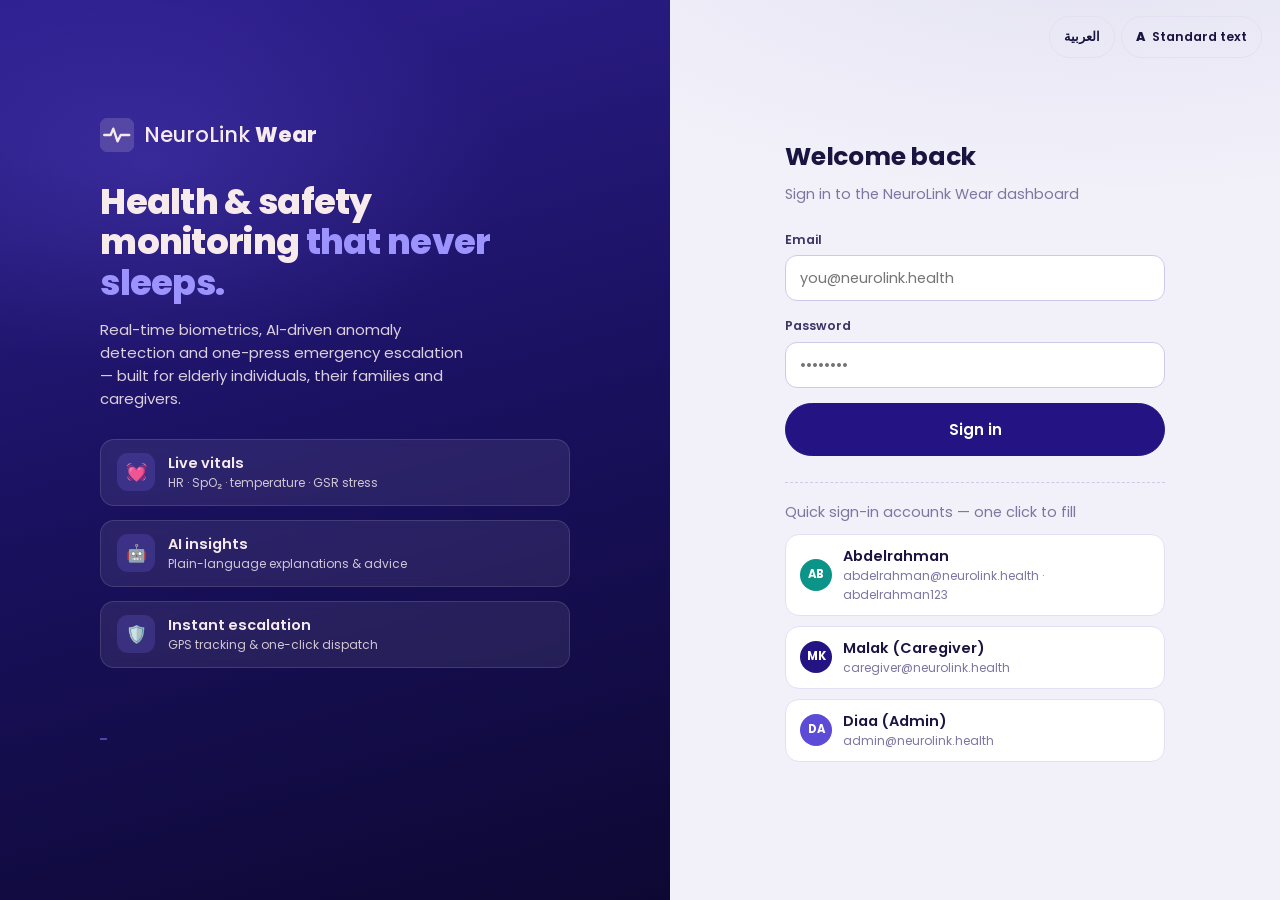
<file: static/index.html>
<!DOCTYPE html>
<html lang="en" data-theme="light">
<head>
  <meta charset="UTF-8">
  <meta name="viewport" content="width=device-width, initial-scale=1.0">
  <meta name="description" content="NeuroLink Wear — real-time IoT health & safety monitoring dashboard for elderly care.">
  <title>NeuroLink Wear — Health & Safety Dashboard</title>
  <link rel="icon" href="data:image/svg+xml,%3Csvg xmlns='http://www.w3.org/2000/svg' viewBox='0 0 32 32'%3E%3Crect width='32' height='32' rx='8' fill='%23241483'/%3E%3Cpath d='M4 16h6l2.5-6 4 12 3-6h8' stroke='white' stroke-width='2.4' fill='none' stroke-linecap='round' stroke-linejoin='round'/%3E%3C/svg%3E">
  <link rel="preconnect" href="https://fonts.googleapis.com">
  <link rel="preconnect" href="https://fonts.gstatic.com" crossorigin>
  <link href="https://fonts.googleapis.com/css2?family=Noto+Sans+Arabic:wght@400;500;600;700;800&family=Poppins:wght@400;500;600;700;800&family=Inter:wght@400;500;600;700&family=JetBrains+Mono:wght@400;500;600&display=swap" rel="stylesheet">
  <link rel="stylesheet" href="/static/css/styles.css?v=20261002-1">
  <link rel="stylesheet" href="/static/vendor/leaflet/leaflet.css">
</head>
<body>
  <!-- ═══════════ Login ═══════════ -->
  <div id="login-screen" class="login-screen hidden">
    <div class="login-hero">
      <div class="login-hero-inner">
        <div class="brand-logo lg">
          <svg viewBox="0 0 32 32" width="34" height="34" aria-hidden="true"><rect width="32" height="32" rx="9" fill="currentColor" opacity=".16"/><path d="M4 16h6l2.5-6 4 12 3-6h8" stroke="currentColor" stroke-width="2.2" fill="none" stroke-linecap="round" stroke-linejoin="round"/></svg>
          <span>NeuroLink <b>Wear</b></span>
        </div>
        <h1>Health &amp; safety monitoring <span class="accent">that never sleeps.</span></h1>
        <p>Real-time biometrics, AI-driven anomaly detection and one-press emergency escalation — built for elderly individuals, their families and caregivers.</p>
        <div class="hero-features">
          <div class="hero-feature"><span class="hf-icon">💓</span><div><strong>Live vitals</strong><small>HR · SpO₂ · temperature · GSR stress</small></div></div>
          <div class="hero-feature"><span class="hf-icon">🤖</span><div><strong>AI insights</strong><small>Plain-language explanations &amp; advice</small></div></div>
          <div class="hero-feature"><span class="hf-icon">🛡️</span><div><strong>Instant escalation</strong><small>GPS tracking &amp; one-click dispatch</small></div></div>
        </div>
        <div class="hero-wave" aria-hidden="true">
          <svg viewBox="0 0 600 90" preserveAspectRatio="none">
            <path class="wave-path" d="M0,45 L60,45 L75,20 L95,70 L115,35 L130,45 L200,45 L215,10 L235,80 L255,30 L270,45 L340,45 L355,22 L375,68 L395,38 L410,45 L480,45 L495,16 L515,74 L535,32 L550,45 L600,45"
                  fill="none" stroke="currentColor" stroke-width="2.5" stroke-linecap="round" stroke-linejoin="round"/>
          </svg>
        </div>
      </div>
    </div>
    <div class="login-panel">
      <div class="a11y-controls login-accessibility-controls" data-i18n-ignore aria-label="Language and text size controls">
        <button type="button" class="btn ghost sm access-btn" data-language-toggle>
          <span class="accessibility-label" data-language-label>العربية</span>
        </button>
        <button type="button" class="btn ghost sm access-btn" data-font-toggle aria-pressed="false">
          <span class="control-mark" data-font-mark aria-hidden="true">A</span><span class="accessibility-label" data-font-label>Standard text</span>
        </button>
      </div>
      <div class="login-card">
        <h2>Welcome back</h2>
        <p class="muted">Sign in to the NeuroLink Wear dashboard</p>
        <form id="login-form" autocomplete="on" onsubmit="return false" action="#">
          <label class="field">
            <span>Email</span>
            <input type="email" id="login-email" required placeholder="you@neurolink.health" autocomplete="username">
          </label>
          <label class="field">
            <span>Password</span>
            <input type="password" id="login-password" required placeholder="••••••••" autocomplete="current-password">
          </label>
          <div id="login-error" class="form-error hidden"></div>
          <button type="submit" class="btn primary block lg-btn" id="login-submit">Sign in</button>
        </form>
        <div class="demo-accounts">
          <p class="muted">Quick sign-in accounts — one click to fill</p>
          <button class="demo-chip" data-email="abdelrahman@neurolink.health" data-pw="abdelrahman123">
            <span class="avatar sm" style="background:#0d9488">AB</span>
            <span><strong translate="no">Abdelrahman</strong><small translate="no">abdelrahman@neurolink.health · abdelrahman123</small></span>
          </button>
          <button class="demo-chip" data-email="caregiver@neurolink.health" data-pw="caregiver123">
            <span class="avatar sm" style="background:#241483">MK</span>
            <span><strong><span translate="no">Malak</span> (<span>Caregiver</span>)</strong><small translate="no">caregiver@neurolink.health</small></span>
          </button>
          <button class="demo-chip" data-email="admin@neurolink.health" data-pw="admin123">
            <span class="avatar sm" style="background:#5b4bd6">DA</span>
            <span><strong><span translate="no">Diaa</span> (<span>Admin</span>)</strong><small translate="no">admin@neurolink.health</small></span>
          </button>
        </div>
      </div>
    </div>
  </div>

  <!-- ═══════════ App shell ═══════════ -->
  <div id="app-shell" class="app-shell hidden">
    <aside id="sidebar" class="sidebar">
      <div class="sidebar-head">
        <div class="brand-logo">
          <svg viewBox="0 0 32 32" width="30" height="30" aria-hidden="true"><rect width="32" height="32" rx="9" fill="currentColor" opacity=".16"/><path d="M4 16h6l2.5-6 4 12 3-6h8" stroke="currentColor" stroke-width="2.2" fill="none" stroke-linecap="round" stroke-linejoin="round"/></svg>
          <span>NeuroLink <b>Wear</b></span>
        </div>
        <button id="sidebar-close" class="icon-btn sidebar-close" aria-label="Close menu">✕</button>
      </div>

      <div class="patient-chip" id="patient-chip">
        <span class="avatar" id="patient-avatar">AB</span>
        <div class="patient-chip-info">
          <strong id="patient-chip-name" translate="no">Abdelrahman</strong>
          <small id="patient-chip-sub">78 · Suite 214 · NL-200</small>
        </div>
      </div>

      <nav class="side-nav" id="side-nav" aria-label="Main navigation">
        <a href="#/overview" data-route="overview" class="side-link">
          <svg viewBox="0 0 24 24"><rect x="3" y="3" width="7.5" height="7.5" rx="2"/><rect x="13.5" y="3" width="7.5" height="7.5" rx="2"/><rect x="3" y="13.5" width="7.5" height="7.5" rx="2"/><rect x="13.5" y="13.5" width="7.5" height="7.5" rx="2"/></svg>
          <span>Live Overview</span>
        </a>
        <a href="#/alerts" data-route="alerts" class="side-link">
          <svg viewBox="0 0 24 24"><path d="M12 3a6 6 0 0 0-6 6v3.6l-1.6 2.9a1 1 0 0 0 .9 1.5h13.4a1 1 0 0 0 .9-1.5L18 12.6V9a6 6 0 0 0-6-6Z"/><path d="M9.5 19a2.5 2.5 0 0 0 5 0"/></svg>
          <span>AI Alerts</span>
          <span class="nav-badge hidden" id="nav-alert-count">0</span>
        </a>
        <a href="#/safety" data-route="safety" class="side-link">
          <svg viewBox="0 0 24 24"><path d="M12 2.7 4.8 5.7v5.1c0 4.6 3 8.9 7.2 10.2 4.2-1.3 7.2-5.6 7.2-10.2V5.7L12 2.7Z"/><path d="M9.2 11.9 11.3 14l3.7-3.9"/></svg>
          <span>Safety &amp; SOS</span>
        </a>
        <a href="#/trends" data-route="trends" class="side-link">
          <svg viewBox="0 0 24 24"><path d="M4 19V5"/><path d="M4 19h16"/><path d="m7 14 3.5-4 3 2.5L18 7"/><circle cx="18" cy="7" r="1.4"/></svg>
          <span>Trends</span>
        </a>
        <a href="#/management" data-route="management" class="side-link">
          <svg viewBox="0 0 24 24"><circle cx="9" cy="8" r="3.2"/><path d="M3.5 19c.6-3 2.9-4.7 5.5-4.7s4.9 1.7 5.5 4.7"/><circle cx="17.2" cy="9.2" r="2.5"/><path d="M15.6 14.7c2.4.1 4.4 1.6 4.9 4.3"/></svg>
          <span>Care Team</span>
        </a>
        <div class="side-section-label">System</div>
        <a href="#/settings" data-route="settings" class="side-link">
          <svg viewBox="0 0 24 24"><circle cx="12" cy="12" r="3"/><path d="M19 12a7 7 0 0 0-.1-1.2l2-1.5-2-3.4-2.3 1a7 7 0 0 0-2-1.2L14.2 3h-4l-.4 2.7a7 7 0 0 0-2 1.2l-2.3-1-2 3.4 2 1.5a7 7 0 0 0 0 2.4l-2 1.5 2 3.4 2.3-1a7 7 0 0 0 2 1.2l.4 2.7h4l.4-2.7a7 7 0 0 0 2-1.2l2.3 1 2-3.4-2-1.5c.06-.4.1-.8.1-1.2Z"/></svg>
          <span>Settings</span>
        </a>
      </nav>

      <div class="sidebar-foot">
        <div class="user-card" id="user-card">
          <span class="avatar sm" id="user-avatar">EC</span>
          <div class="user-card-info">
            <strong id="user-name" translate="no">—</strong>
            <small id="user-role">—</small>
          </div>
          <button class="icon-btn" id="logout-btn" title="Sign out" aria-label="Sign out">
            <svg viewBox="0 0 24 24"><path d="M9 4H6a2 2 0 0 0-2 2v12a2 2 0 0 0 2 2h3"/><path d="m15 8 4 4-4 4"/><path d="M19 12H9"/></svg>
          </button>
        </div>
      </div>
    </aside>
    <div id="sidebar-overlay" class="sidebar-overlay hidden"></div>

    <div class="main-col">
      <!-- Sticky device status banner -->
      <header class="status-banner" id="status-banner">
        <button class="icon-btn menu-btn" id="menu-btn" aria-label="Open menu">
          <svg viewBox="0 0 24 24"><path d="M4 7h16M4 12h16M4 17h16"/></svg>
        </button>
        <div class="device-status" id="device-status">
          <span class="status-dot online" id="status-dot"></span>
          <strong id="status-label">Connecting…</strong>
          <span class="status-sep">·</span>
          <span class="muted" id="status-device-name" translate="no">NeuroLink Band NL-200</span>
          <span class="status-sep">·</span>
          <span class="battery-chip" id="status-battery" title="Band battery">
            <svg viewBox="0 0 24 24" width="16" height="16"><rect x="2" y="7" width="17" height="10" rx="2.5"/><path d="M21 10.5v3" stroke-width="2"/><rect class="battery-fill" x="4" y="9" width="11" height="6" rx="1"/></svg>
            <span id="status-battery-pct">—</span>
          </span>
          <span class="status-sep">·</span>
          <span class="muted mono" id="status-sync">last sync —</span>
        </div>
        <div class="banner-actions">
          <div class="a11y-controls header-accessibility-controls" data-i18n-ignore aria-label="Language and text size controls">
            <button type="button" class="btn ghost sm access-btn" data-language-toggle>
              <span class="accessibility-label" data-language-label>العربية</span>
            </button>
            <button type="button" class="btn ghost sm access-btn" data-font-toggle aria-pressed="false">
              <span class="control-mark" data-font-mark aria-hidden="true">A</span><span class="accessibility-label" data-font-label>Standard text</span>
            </button>
          </div>
          <button class="btn ghost sm" id="theme-toggle" title="Toggle dark / light mode" aria-label="Toggle theme">
            <svg id="theme-icon-moon" viewBox="0 0 24 24"><path d="M20 14.5A8 8 0 0 1 9.5 4 8 8 0 1 0 20 14.5Z"/></svg>
            <svg id="theme-icon-sun" class="hidden" viewBox="0 0 24 24"><circle cx="12" cy="12" r="4"/><path d="M12 2.5v2M12 19.5v2M2.5 12h2M19.5 12h2M5 5l1.4 1.4M17.6 17.6 19 19M19 5l-1.4 1.4M6.4 17.6 5 19"/></svg>
          </button>
          <button class="btn danger sm" id="sos-btn" title="Trigger emergency SOS">
            <svg viewBox="0 0 24 24" width="15" height="15"><path d="M12 2.7 4.8 5.7v5.1c0 4.6 3 8.9 7.2 10.2 4.2-1.3 7.2-5.6 7.2-10.2V5.7L12 2.7Z"/><path d="M12 8.5v4.2"/><circle cx="12" cy="15.6" r=".9" fill="currentColor" stroke="none"/></svg>
            <span class="sos-label">SOS</span>
          </button>
        </div>
      </header>

      <main id="view-root" class="view-root" tabindex="-1"></main>
    </div>
  </div>

  <!-- overlays -->
  <div id="toast-root" class="toast-root" aria-live="polite"></div>
  <div id="modal-root" class="modal-root hidden"></div>

  <script type="module" src="/static/js/app.js?v=20261002-1"></script>
</body>
</html>
</file>
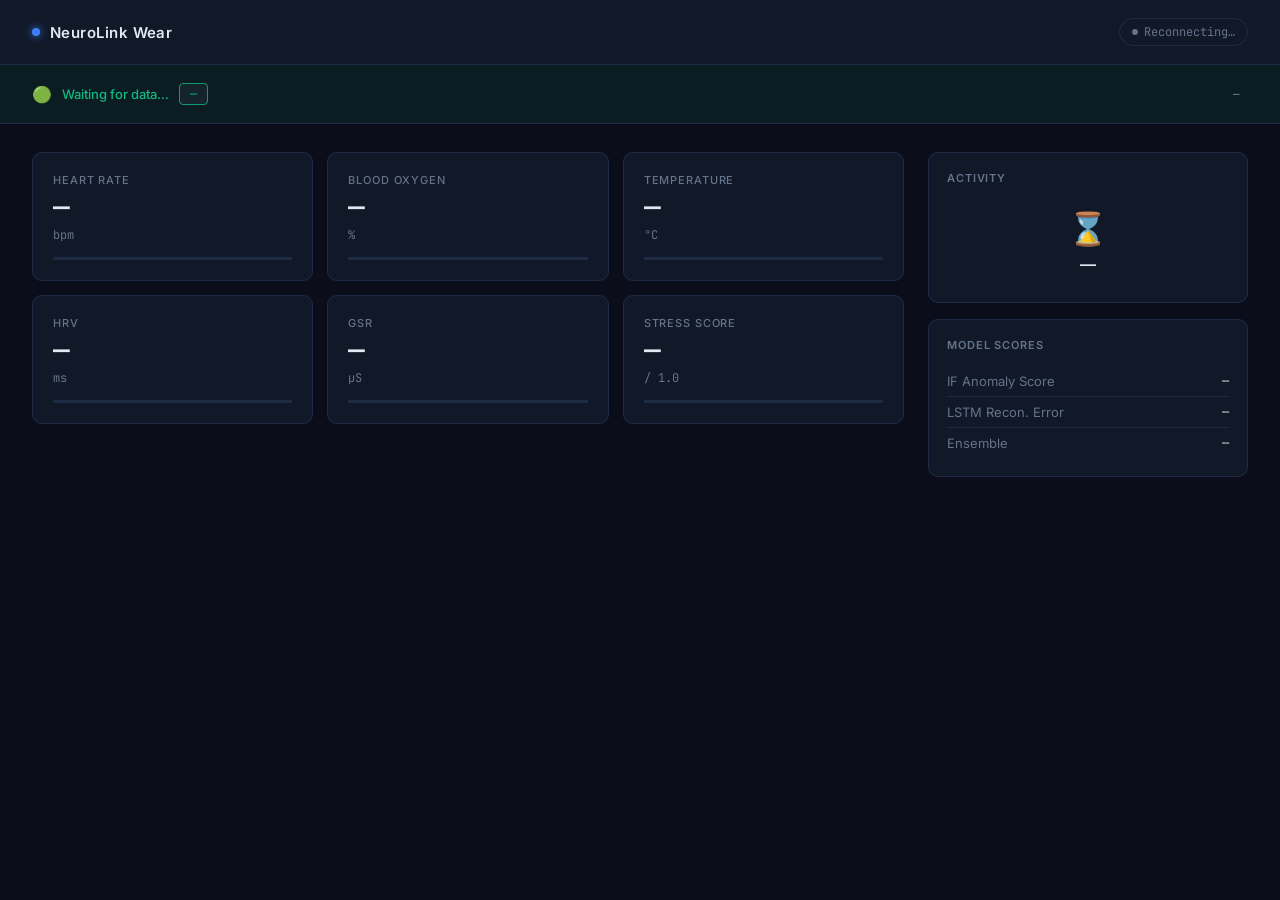
<file: dashboard.html>
<!DOCTYPE html>
<html lang="en">
<head>
<meta charset="UTF-8">
<meta name="viewport" content="width=device-width, initial-scale=1.0">
<title>NeuroLink Wear — Live Monitor</title>
<style>
  @import url('https://fonts.googleapis.com/css2?family=Inter:wght@300;400;500;600&family=JetBrains+Mono:wght@400;500&display=swap');

  :root {
    --bg:        #0b0e1a;
    --surface:   #111827;
    --border:    #1e2d45;
    --accent:    #3b82f6;
    --accent2:   #8b5cf6;
    --text:      #e2e8f0;
    --muted:     #64748b;
    --normal:    #10b981;
    --warn:      #f59e0b;
    --danger:    #ef4444;
    --mono:      'JetBrains Mono', monospace;
    --sans:      'Inter', sans-serif;
  }

  * { box-sizing: border-box; margin: 0; padding: 0; }

  body {
    background: var(--bg);
    color: var(--text);
    font-family: var(--sans);
    min-height: 100vh;
    display: flex;
    flex-direction: column;
  }

  /* ── Header ── */
  header {
    display: flex;
    align-items: center;
    justify-content: space-between;
    padding: 18px 32px;
    border-bottom: 1px solid var(--border);
    background: var(--surface);
  }

  .logo {
    display: flex;
    align-items: center;
    gap: 10px;
    font-size: 15px;
    font-weight: 600;
    letter-spacing: 0.03em;
  }

  .logo-dot {
    width: 8px; height: 8px;
    border-radius: 50%;
    background: var(--accent);
    box-shadow: 0 0 8px var(--accent);
    animation: pulse 2s infinite;
  }

  @keyframes pulse {
    0%, 100% { opacity: 1; }
    50%       { opacity: 0.4; }
  }

  .conn-badge {
    display: flex;
    align-items: center;
    gap: 6px;
    font-size: 12px;
    font-family: var(--mono);
    color: var(--muted);
    padding: 5px 12px;
    border: 1px solid var(--border);
    border-radius: 20px;
  }

  .conn-dot {
    width: 6px; height: 6px;
    border-radius: 50%;
    background: var(--muted);
    transition: background 0.3s;
  }

  .conn-dot.live { background: var(--normal); box-shadow: 0 0 6px var(--normal); }

  /* ── Status banner ── */
  #status-banner {
    padding: 14px 32px;
    font-size: 13px;
    font-weight: 500;
    display: flex;
    align-items: center;
    justify-content: space-between;
    gap: 12px;
    border-bottom: 1px solid var(--border);
    transition: background 0.4s, color 0.4s;
    background: rgba(16,185,129,0.08);
    color: var(--normal);
  }

  #status-banner.warn   { background: rgba(245,158,11,0.08);  color: var(--warn); }
  #status-banner.danger { background: rgba(239,68,68,0.10);   color: var(--danger); }

  .status-left  { display: flex; align-items: center; gap: 10px; }
  .status-icon  { font-size: 16px; }
  .condition-tag {
    font-family: var(--mono);
    font-size: 12px;
    padding: 2px 10px;
    border-radius: 4px;
    background: rgba(255,255,255,0.05);
    border: 1px solid currentColor;
    opacity: 0.8;
  }

  /* ── Main grid ── */
  main {
    flex: 1;
    padding: 28px 32px;
    display: grid;
    grid-template-columns: 1fr 320px;
    gap: 24px;
  }

  /* ── Vitals grid ── */
  .vitals-grid {
    display: grid;
    grid-template-columns: repeat(3, 1fr);
    gap: 14px;
    align-content: start;
  }

  .vital-card {
    background: var(--surface);
    border: 1px solid var(--border);
    border-radius: 10px;
    padding: 20px;
    display: flex;
    flex-direction: column;
    gap: 6px;
    transition: border-color 0.3s;
  }

  .vital-card:hover { border-color: var(--accent); }

  .vital-label {
    font-size: 11px;
    font-weight: 500;
    letter-spacing: 0.08em;
    text-transform: uppercase;
    color: var(--muted);
  }

  .vital-value {
    font-family: var(--mono);
    font-size: 28px;
    font-weight: 500;
    color: var(--text);
    line-height: 1;
  }

  .vital-unit {
    font-size: 12px;
    color: var(--muted);
    font-family: var(--mono);
  }

  .vital-bar {
    margin-top: 8px;
    height: 3px;
    background: var(--border);
    border-radius: 2px;
    overflow: hidden;
  }

  .vital-bar-fill {
    height: 100%;
    border-radius: 2px;
    background: linear-gradient(90deg, var(--accent), var(--accent2));
    transition: width 0.6s ease;
  }

  /* ── Sidebar ── */
  .sidebar {
    display: flex;
    flex-direction: column;
    gap: 16px;
  }

  .panel {
    background: var(--surface);
    border: 1px solid var(--border);
    border-radius: 10px;
    padding: 18px;
  }

  .panel-title {
    font-size: 11px;
    font-weight: 600;
    letter-spacing: 0.08em;
    text-transform: uppercase;
    color: var(--muted);
    margin-bottom: 14px;
  }

  /* Scores */
  .score-row {
    display: flex;
    justify-content: space-between;
    align-items: center;
    padding: 7px 0;
    border-bottom: 1px solid var(--border);
    font-size: 13px;
  }
  .score-row:last-child { border-bottom: none; }
  .score-label { color: var(--muted); }
  .score-val   { font-family: var(--mono); font-size: 12px; color: var(--text); }

  /* LLM advice */
  #llm-panel { display: none; }
  #llm-panel.visible { display: block; }

  .llm-explanation {
    font-size: 13px;
    line-height: 1.6;
    color: var(--text);
    margin-bottom: 12px;
  }

  .llm-advice {
    font-size: 12px;
    line-height: 1.6;
    color: var(--muted);
    padding: 10px 12px;
    background: rgba(59,130,246,0.06);
    border-left: 2px solid var(--accent);
    border-radius: 0 4px 4px 0;
  }

  .urgency-badge {
    display: inline-block;
    font-family: var(--mono);
    font-size: 10px;
    font-weight: 600;
    letter-spacing: 0.1em;
    text-transform: uppercase;
    padding: 2px 8px;
    border-radius: 3px;
    margin-bottom: 10px;
  }

  .urgency-low    { background: rgba(16,185,129,0.15); color: var(--normal); }
  .urgency-medium { background: rgba(245,158,11,0.15); color: var(--warn); }
  .urgency-high   { background: rgba(239,68,68,0.15);  color: var(--danger); }

  /* Activity */
  .activity-display {
    text-align: center;
    padding: 10px 0;
  }

  .activity-icon { font-size: 32px; margin-bottom: 6px; }

  .activity-name {
    font-size: 16px;
    font-weight: 600;
    color: var(--text);
    text-transform: capitalize;
  }

  /* Timestamp */
  #last-updated {
    text-align: center;
    font-size: 11px;
    font-family: var(--mono);
    color: var(--muted);
    padding: 8px;
  }
</style>
</head>
<body>

<header>
  <div class="logo">
    <div class="logo-dot"></div>
    NeuroLink Wear
  </div>
  <div class="conn-badge">
    <div class="conn-dot" id="conn-dot"></div>
    <span id="conn-status">Connecting…</span>
  </div>
</header>

<div id="status-banner">
  <div class="status-left">
    <span class="status-icon">🟢</span>
    <span id="ensemble-label">Waiting for data…</span>
    <span class="condition-tag" id="condition-tag">—</span>
  </div>
  <span id="last-updated">—</span>
</div>

<main>
  <!-- Vitals -->
  <div class="vitals-grid">
    <div class="vital-card">
      <div class="vital-label">Heart Rate</div>
      <div class="vital-value" id="v-hr">—</div>
      <div class="vital-unit">bpm</div>
      <div class="vital-bar"><div class="vital-bar-fill" id="bar-hr" style="width:0%"></div></div>
    </div>
    <div class="vital-card">
      <div class="vital-label">Blood Oxygen</div>
      <div class="vital-value" id="v-spo2">—</div>
      <div class="vital-unit">%</div>
      <div class="vital-bar"><div class="vital-bar-fill" id="bar-spo2" style="width:0%"></div></div>
    </div>
    <div class="vital-card">
      <div class="vital-label">Temperature</div>
      <div class="vital-value" id="v-temp">—</div>
      <div class="vital-unit">°C</div>
      <div class="vital-bar"><div class="vital-bar-fill" id="bar-temp" style="width:0%"></div></div>
    </div>
    <div class="vital-card">
      <div class="vital-label">HRV</div>
      <div class="vital-value" id="v-hrv">—</div>
      <div class="vital-unit">ms</div>
      <div class="vital-bar"><div class="vital-bar-fill" id="bar-hrv" style="width:0%"></div></div>
    </div>
    <div class="vital-card">
      <div class="vital-label">GSR</div>
      <div class="vital-value" id="v-gsr">—</div>
      <div class="vital-unit">μS</div>
      <div class="vital-bar"><div class="vital-bar-fill" id="bar-gsr" style="width:0%"></div></div>
    </div>
    <div class="vital-card">
      <div class="vital-label">Stress Score</div>
      <div class="vital-value" id="v-stress">—</div>
      <div class="vital-unit">/ 1.0</div>
      <div class="vital-bar"><div class="vital-bar-fill" id="bar-stress" style="width:0%"></div></div>
    </div>
  </div>

  <!-- Sidebar -->
  <div class="sidebar">

    <!-- Activity -->
    <div class="panel">
      <div class="panel-title">Activity</div>
      <div class="activity-display">
        <div class="activity-icon" id="activity-icon">⌛</div>
        <div class="activity-name" id="activity-name">—</div>
      </div>
    </div>

    <!-- Model scores -->
    <div class="panel">
      <div class="panel-title">Model Scores</div>
      <div class="score-row">
        <span class="score-label">IF Anomaly Score</span>
        <span class="score-val" id="s-if">—</span>
      </div>
      <div class="score-row">
        <span class="score-label">LSTM Recon. Error</span>
        <span class="score-val" id="s-lstm">—</span>
      </div>
      <div class="score-row">
        <span class="score-label">Ensemble</span>
        <span class="score-val" id="s-ensemble">—</span>
      </div>
    </div>

    <!-- LLM advice (hidden until anomaly) -->
    <div class="panel" id="llm-panel">
      <div class="panel-title">AI Advice</div>
      <div class="urgency-badge" id="urgency-badge">—</div>
      <div class="llm-explanation" id="llm-explanation">—</div>
      <div class="llm-advice" id="llm-advice">—</div>
    </div>

  </div>
</main>

<script>
  const ACTIVITY_ICONS = {
    Sleeping: '😴', Resting: '🧘', Walking: '🚶',
    Running: '🏃', Exercising: '💪'
  };

  function setBar(id, pct) {
    document.getElementById(id).style.width = Math.min(100, Math.max(0, pct)) + '%';
  }

  function updateBanner(ensemble, condition) {
    const banner = document.getElementById('status-banner');
    const icon   = banner.querySelector('.status-icon');
    banner.className = '';

    if (ensemble === 'High Confidence Anomaly') {
      banner.classList.add('danger');
      icon.textContent = '🔴';
    } else if (ensemble === 'Low Confidence Anomaly') {
      banner.classList.add('warn');
      icon.textContent = '🟡';
    } else {
      icon.textContent = '🟢';
    }

    document.getElementById('ensemble-label').textContent = ensemble;
    document.getElementById('condition-tag').textContent  = condition;
  }

  function updateLLM(llm) {
    const panel = document.getElementById('llm-panel');
    if (!llm) { panel.classList.remove('visible'); return; }

    panel.classList.add('visible');
    const badge = document.getElementById('urgency-badge');
    badge.textContent  = llm.urgency.toUpperCase();
    badge.className    = `urgency-badge urgency-${llm.urgency}`;
    document.getElementById('llm-explanation').textContent = llm.explanation;
    document.getElementById('llm-advice').textContent      = llm.advice;
  }

  function onMessage(data) {
    const { vitals, scores, condition, ensemble, llm_advice } = data;

    // Vitals
    document.getElementById('v-hr').textContent    = vitals.heart_rate;
    document.getElementById('v-spo2').textContent  = vitals.blood_oxygen;
    document.getElementById('v-temp').textContent  = vitals.temperature;
    document.getElementById('v-hrv').textContent   = vitals.hrv;
    document.getElementById('v-gsr').textContent   = vitals.gsr;
    document.getElementById('v-stress').textContent = scores.stress.toFixed(2);

    // Bars
    setBar('bar-hr',     (vitals.heart_rate  - 40)  / 160 * 100);
    setBar('bar-spo2',   (vitals.blood_oxygen - 90)  / 10  * 100);
    setBar('bar-temp',   (vitals.temperature  - 35)  / 5   * 100);
    setBar('bar-hrv',    (vitals.hrv          / 80)         * 100);
    setBar('bar-gsr',    (vitals.gsr          / 1.5)        * 100);
    setBar('bar-stress', scores.stress                      * 100);

    // Activity
    const act = vitals.activity || '—';
    document.getElementById('activity-icon').textContent = ACTIVITY_ICONS[act] || '❓';
    document.getElementById('activity-name').textContent = act;

    // Scores
    document.getElementById('s-if').textContent       = scores.if_score;
    document.getElementById('s-lstm').textContent     = scores.lstm_mae;
    document.getElementById('s-ensemble').textContent = ensemble;

    // Banner + LLM
    updateBanner(ensemble, condition);
    updateLLM(llm_advice);

    // Timestamp
    document.getElementById('last-updated').textContent =
      'Last update: ' + new Date().toLocaleTimeString();
  }

  // ── WebSocket ──────────────────────────────────────────────────
  function connect() {
    const ws  = new WebSocket(`ws://${location.host}/ws`);
    const dot = document.getElementById('conn-dot');
    const lbl = document.getElementById('conn-status');

    ws.onopen = () => {
      dot.classList.add('live');
      lbl.textContent = 'Live';
    };

    ws.onmessage = e => onMessage(JSON.parse(e.data));

    ws.onclose = () => {
      dot.classList.remove('live');
      lbl.textContent = 'Reconnecting…';
      setTimeout(connect, 3000);
    };

    // Keep-alive ping every 20s
    setInterval(() => { if (ws.readyState === 1) ws.send('ping'); }, 20000);
  }

  connect();
</script>
</body>
</html>
</file>
<file: static/css/styles.css>
/* ═══════════════════════════════════════════════════════════════════════════
   NeuroLink Wear — Health & Safety Dashboard
   Minimal clinical design system · crimson identity · light / dark · responsive
   ═══════════════════════════════════════════════════════════════════════════ */

:root {
  --ui-font-scale: 1;
  --font-sans: 'Poppins', 'Inter', ui-sans-serif, -apple-system, 'Segoe UI', Roboto, sans-serif;
  --font-mono: 'JetBrains Mono', ui-monospace, 'SF Mono', Menlo, Consolas, monospace;

  /* light theme — warm blush minimal */
  --bg: #f2f1fa;
  --bg-grad: radial-gradient(1100px 480px at 85% -10%, rgba(36, 20, 131, .07) 0%, transparent 60%);
  --surface: #ffffff;
  --surface-2: #f7f6fc;
  --surface-3: #eceaf6;
  --border: #e3e0f2;
  --border-strong: #cfc9e8;
  --text: #1a1440;
  --text-2: #3d3566;
  --muted: #7e76a0;
  --accent: #241483;
  --accent-2: #170c5e;
  --accent-soft: rgba(36, 20, 131, .09);
  --ok: #1e8a5f;
  --ok-soft: rgba(30, 138, 95, .12);
  --warn: #c97a14;
  --warn-soft: rgba(201, 122, 20, .13);
  --danger: #d32b36;
  --danger-soft: rgba(211, 43, 54, .10);
  --critical: #9f1220;
  --info: #4a3fc0;
  --info-soft: rgba(74, 63, 192, .11);
  --purple: #6b4fd0;
  --purple-soft: rgba(107, 79, 208, .12);
  --shadow-sm: 0 1px 2px rgba(24, 16, 80, .05);
  --shadow-md: 0 6px 18px rgba(24, 16, 80, .08);
  --shadow-lg: 0 22px 50px rgba(24, 16, 80, .16);
  --radius: 18px;
  --radius-sm: 12px;
  --sidebar-w: 252px;
  --banner-h: 54px;
  --on-accent: #ffffff;
  --accent-3: #4c3bd4;
}

[data-theme="dark"] {
  --bg: #0d0a24;
  --bg-grad: radial-gradient(1100px 480px at 85% -10%, rgba(120, 100, 255, .10) 0%, transparent 55%);
  --surface: #171240;
  --surface-2: #1d1750;
  --surface-3: #251d66;
  --border: #2e2578;
  --border-strong: #3b3090;
  --text: #efedfb;
  --text-2: #c5bfe8;
  --muted: #8e86b8;
  --accent: #8f82ee;
  --accent-2: #6b5ae8;
  --accent-soft: rgba(143, 130, 238, .15);
  --ok: #46bfa0;
  --ok-soft: rgba(70, 191, 160, .14);
  --warn: #e0a64d;
  --warn-soft: rgba(224, 166, 77, .14);
  --danger: #f56a80;
  --danger-soft: rgba(245, 106, 128, .14);
  --critical: #f05570;
  --info: #8f82ee;
  --info-soft: rgba(143, 130, 238, .15);
  --purple: #a88fe0;
  --purple-soft: rgba(168, 143, 224, .15);
  --shadow-sm: 0 1px 2px rgba(0, 0, 0, .3);
  --shadow-md: 0 6px 18px rgba(0, 0, 0, .35);
  --shadow-lg: 0 22px 54px rgba(0, 0, 0, .5);
  --on-accent: #140c48;
  --accent-3: #5b4bd6;
}

* { box-sizing: border-box; margin: 0; padding: 0; }
html { -webkit-text-size-adjust: 100%; }
body {
  font-family: var(--font-sans);
  background: var(--bg);
  background-image: var(--bg-grad);
  background-attachment: fixed;
  color: var(--text);
  min-height: 100vh;
  font-size: calc(14.5px * var(--ui-font-scale, 1));
  line-height: 1.55;
  -webkit-font-smoothing: antialiased;
}
.hidden { display: none !important; }
.muted { color: var(--muted); }
.mono { font-family: var(--font-mono); font-size: .92em; }
b, strong { font-weight: 600; }
small { font-size: calc(12px * var(--ui-font-scale, 1)); }
a { color: var(--accent); text-decoration: none; }
h1, h2, h3, h4 { letter-spacing: -.015em; }
svg { fill: none; stroke: currentColor; stroke-width: 1.7; stroke-linecap: round; stroke-linejoin: round; }
::-webkit-scrollbar { width: 10px; height: 10px; }
::-webkit-scrollbar-thumb { background: var(--border-strong); border-radius: 8px; border: 2px solid transparent; background-clip: padding-box; }
::-webkit-scrollbar-track { background: transparent; }

/* ── Buttons ──────────────────────────────────────────────────────────── */
.btn {
  display: inline-flex; align-items: center; justify-content: center; gap: 8px;
  font: inherit; font-weight: 600; font-size: calc(13.5px * var(--ui-font-scale, 1));
  padding: 10px 19px; border-radius: 999px;
  border: 1px solid var(--border-strong); background: var(--surface); color: var(--text);
  cursor: pointer; transition: all .16s ease; white-space: nowrap; text-decoration: none;
}
.btn:hover { transform: translateY(-1px); box-shadow: var(--shadow-md); }
.btn:active { transform: translateY(0); }
.btn:disabled { opacity: .55; cursor: not-allowed; transform: none; box-shadow: none; }
.btn svg { width: 16px; height: 16px; }
.btn.primary { background: var(--accent); border-color: var(--accent); color: var(--on-accent); }
.btn.primary:hover { filter: brightness(1.08); }
.btn.danger { background: var(--danger); border-color: var(--danger); color: var(--on-accent); }
.btn.ghost { background: transparent; border-color: var(--border); }
.btn.ghost:hover { background: var(--surface-3); }
.btn.soft { background: var(--accent-soft); border-color: transparent; color: var(--accent); }
.btn.warn { background: var(--warn); border-color: var(--warn); color: var(--on-accent); }
.btn.sm { padding: 6px 14px; font-size: calc(12.5px * var(--ui-font-scale, 1)); }
.btn.sm svg { width: 14px; height: 14px; }
.btn.lg-btn { padding: 14px 24px; font-size: calc(15px * var(--ui-font-scale, 1)); }
.btn.block { width: 100%; }
.icon-btn {
  display: inline-flex; align-items: center; justify-content: center;
  width: 36px; height: 36px; border-radius: 999px; border: 1px solid var(--border);
  background: var(--surface); color: var(--text-2); cursor: pointer; transition: all .15s;
}
.icon-btn:hover { background: var(--surface-3); color: var(--text); }
.icon-btn svg { width: 18px; height: 18px; }

/* ── Badges / chips ───────────────────────────────────────────────────── */
.badge {
  display: inline-flex; align-items: center; gap: 5px;
  padding: 3px 10px; border-radius: 999px; font-size: calc(11px * var(--ui-font-scale, 1)); font-weight: 700;
  letter-spacing: .04em; text-transform: uppercase; line-height: 1.6;
}
.badge.low { background: var(--info-soft); color: var(--info); }
.badge.medium { background: var(--warn-soft); color: var(--warn); }
.badge.high { background: var(--danger-soft); color: var(--danger); }
.badge.critical { background: var(--danger); color: var(--on-accent); animation: pulse-critical 2s infinite; }
.badge.ok, .badge.resolved { background: var(--ok-soft); color: var(--ok); }
.badge.active { background: var(--danger-soft); color: var(--danger); }
.badge.acknowledged { background: var(--warn-soft); color: var(--warn); }
.badge.neutral { background: var(--surface-3); color: var(--text-2); }
.badge.purple { background: var(--purple-soft); color: var(--purple); }
@keyframes pulse-critical {
  0%, 100% { box-shadow: 0 0 0 0 rgba(211, 43, 54, .45); }
  50% { box-shadow: 0 0 0 6px rgba(211, 43, 54, 0); }
}

/* ── Cards ────────────────────────────────────────────────────────────── */
.card {
  background: var(--surface); border: 1px solid var(--border);
  border-radius: var(--radius); box-shadow: var(--shadow-sm);
}
.card-pad { padding: 20px; }
.card-head {
  display: flex; align-items: center; justify-content: space-between; gap: 12px;
  padding: 16px 20px 0;
}
.card-head h3 { font-size: calc(15px * var(--ui-font-scale, 1)); font-weight: 650; display: flex; align-items: center; gap: 8px; }
.card-head h3 svg { width: 18px; height: 18px; flex: 0 0 18px; }
.card-head .sub { font-size: calc(12px * var(--ui-font-scale, 1)); color: var(--muted); font-weight: 400; }
.card-body { padding: 16px 20px 20px; }

/* ── Login ────────────────────────────────────────────────────────────── */
.login-screen { display: grid; grid-template-columns: 1.1fr 1fr; min-height: 100vh; }
.login-hero {
  background: linear-gradient(165deg, #2e1f8f 0%, #1a1160 48%, #0d0833 100%);
  color: #f6eaec; display: flex; align-items: center; justify-content: center;
  padding: 48px; position: relative; overflow: hidden;
}
.login-hero::after {
  content: ''; position: absolute; inset: 0;
  background: radial-gradient(600px 340px at 22% 18%, rgba(120, 100, 255, .22), transparent 60%);
}
.login-hero-inner { max-width: 470px; position: relative; z-index: 1; }
.brand-logo {
  display: flex; align-items: center; gap: 10px;
  font-size: calc(17px * var(--ui-font-scale, 1)); font-weight: 500; color: inherit;
}
.brand-logo b { font-weight: 800; }
.brand-logo.lg { font-size: calc(21px * var(--ui-font-scale, 1)); margin-bottom: 30px; }
.login-hero h1 { font-size: calc(35px * var(--ui-font-scale, 1)); line-height: 1.16; font-weight: 800; letter-spacing: -.02em; margin-bottom: 14px; }
.login-hero h1 .accent { color: #9d93ff; }
.login-hero > .login-hero-inner > p { opacity: .88; font-size: calc(15px * var(--ui-font-scale, 1)); max-width: 42ch; }
.hero-features { margin-top: 28px; display: grid; gap: 14px; }
.hero-feature {
  display: flex; gap: 13px; align-items: center;
  background: rgba(255, 255, 255, .08); border: 1px solid rgba(255, 255, 255, .12);
  padding: 12px 16px; border-radius: 14px; backdrop-filter: blur(4px);
}
.hero-feature .hf-icon {
  font-size: calc(17px * var(--ui-font-scale, 1)); width: 38px; height: 38px; border-radius: 11px; flex: 0 0 auto;
  display: inline-flex; align-items: center; justify-content: center;
  background: rgba(130, 110, 255, .2);
}
.hero-feature small { display: block; opacity: .82; }
.hero-wave { margin-top: 34px; color: rgba(140, 125, 255, .5); }
.hero-wave svg { width: 100%; height: 74px; }
.wave-path { stroke-dasharray: 8 1400; animation: wave-dash 7s linear infinite; }
@keyframes wave-dash { to { stroke-dashoffset: -1400; } }

.login-panel { display: flex; align-items: center; justify-content: center; padding: 32px 24px; }
.login-card { width: 100%; max-width: 380px; }
.login-card h2 { font-size: calc(25px * var(--ui-font-scale, 1)); letter-spacing: -.01em; }
.login-card > p { margin: 6px 0 24px; }
.field { display: grid; gap: 6px; margin-bottom: 15px; }
.field > span { font-size: calc(12.5px * var(--ui-font-scale, 1)); font-weight: 600; color: var(--text-2); }
.field input, .field select, .field textarea {
  font: inherit; padding: 11px 14px; border-radius: var(--radius-sm);
  border: 1px solid var(--border-strong); background: var(--surface); color: var(--text);
  transition: border-color .15s, box-shadow .15s; width: 100%;
}
.field input:focus, .field select:focus, .field textarea:focus {
  outline: none; border-color: var(--accent); box-shadow: 0 0 0 3px var(--accent-soft);
}
.field textarea { resize: vertical; min-height: 74px; }
.form-error {
  background: var(--danger-soft); color: var(--danger); border: 1px solid var(--danger);
  padding: 10px 13px; border-radius: var(--radius-sm); font-size: calc(13px * var(--ui-font-scale, 1)); margin-bottom: 14px;
}
.demo-accounts { margin-top: 26px; border-top: 1px dashed var(--border-strong); padding-top: 18px; display: grid; gap: 10px; }
.demo-chip {
  display: flex; align-items: center; gap: 11px; text-align: left;
  padding: 10px 14px; border-radius: 14px; border: 1px solid var(--border);
  background: var(--surface); cursor: pointer; font: inherit; color: var(--text);
  transition: all .15s;
}
.demo-chip:hover { border-color: var(--accent); background: var(--accent-soft); }
.demo-chip small { display: block; color: var(--muted); }
#login-submit.loading { pointer-events: none; opacity: .75; }

/* ── Avatars ──────────────────────────────────────────────────────────── */
.avatar {
  width: 42px; height: 42px; border-radius: 50%; flex: 0 0 auto;
  display: inline-flex; align-items: center; justify-content: center;
  background: var(--accent-2); color: var(--on-accent); font-weight: 700; font-size: calc(14px * var(--ui-font-scale, 1)); letter-spacing: .02em;
}
[data-theme="dark"] .avatar { color: #fff; }
.avatar.sm { width: 32px; height: 32px; font-size: calc(11.5px * var(--ui-font-scale, 1)); }
.avatar.lg { width: 58px; height: 58px; font-size: calc(19px * var(--ui-font-scale, 1)); }

/* ── App shell ────────────────────────────────────────────────────────── */
.app-shell { display: flex; min-height: 100vh; }
.sidebar {
  width: var(--sidebar-w); flex: 0 0 var(--sidebar-w);
  background: linear-gradient(180deg, #1e1270 0%, #0f0a40 100%);
  border-right: 1px solid rgba(255, 255, 255, .06);
  display: flex; flex-direction: column; position: fixed; inset: 0 auto 0 0;
  z-index: 60; transition: transform .25s ease;
}
.sidebar-head {
  display: flex; align-items: center; justify-content: space-between;
  padding: 18px 18px 14px;
}
.sidebar-head .brand-logo { color: #edeafb; }
.sidebar-head .brand-logo svg { color: #8b7bff; }
.sidebar-close { display: none; }
.patient-chip {
  margin: 2px 14px 14px; padding: 11px; display: flex; gap: 11px; align-items: center;
  background: rgba(255, 255, 255, .06); border: 1px solid rgba(255, 255, 255, .09); border-radius: 14px;
}
.patient-chip-info { min-width: 0; }
.patient-chip-info strong { display: block; font-size: calc(13px * var(--ui-font-scale, 1)); white-space: nowrap; overflow: hidden; text-overflow: ellipsis; color: #edeafb; }
.patient-chip-info small { color: #a79fc8; }
.side-nav { flex: 1; overflow-y: auto; padding: 4px 12px 12px; display: grid; gap: 3px; align-content: start; }
.side-section-label {
  font-size: calc(10.5px * var(--ui-font-scale, 1)); font-weight: 700; letter-spacing: .1em; text-transform: uppercase;
  color: #9b93c4; padding: 14px 12px 5px;
}
.side-link {
  display: flex; align-items: center; gap: 11px; padding: 10px 13px;
  border-radius: 12px; color: #d8d4f0; font-weight: 500; font-size: calc(13.5px * var(--ui-font-scale, 1));
  transition: all .15s; position: relative;
}
.side-link svg { width: 19px; height: 19px; stroke-width: 1.8; }
.side-link:hover { background: rgba(255, 255, 255, .07); color: #fff; }
.side-link.active { background: var(--accent-3); color: #fff; font-weight: 650; }
.nav-badge {
  margin-left: auto; background: var(--danger); color: #fff; font-size: calc(10.5px * var(--ui-font-scale, 1));
  font-weight: 700; padding: 1px 7px; border-radius: 999px;
}
.sidebar-foot { padding: 12px 14px 16px; border-top: 1px solid rgba(255, 255, 255, .08); }
.user-card { display: flex; align-items: center; gap: 10px; }
.user-card-info { flex: 1; min-width: 0; }
.user-card-info strong { display: block; font-size: calc(12.5px * var(--ui-font-scale, 1)); white-space: nowrap; overflow: hidden; text-overflow: ellipsis; color: #edeafb; }
.user-card-info small { color: #a79fc8; text-transform: capitalize; }
.sidebar-overlay {
  position: fixed; inset: 0; background: rgba(12, 8, 40, .5); z-index: 1200;
  backdrop-filter: blur(2px);
}

.main-col { flex: 1; margin-left: var(--sidebar-w); display: flex; flex-direction: column; min-width: 0; }

/* ── Status banner ────────────────────────────────────────────────────── */
.status-banner {
  position: sticky; top: 0; z-index: 1100; min-height: var(--banner-h);
  display: flex; align-items: center; gap: 12px; padding: 8px 22px;
  background: color-mix(in srgb, var(--surface) 86%, transparent);
  backdrop-filter: blur(12px) saturate(1.3);
  border-bottom: 1px solid var(--border);
}
.menu-btn { display: none; }
.device-status { display: flex; align-items: center; gap: 9px; flex-wrap: wrap; font-size: calc(13px * var(--ui-font-scale, 1)); min-width: 0; }
.status-sep { color: var(--border-strong); }
.status-dot { width: 9px; height: 9px; border-radius: 50%; background: var(--muted); flex: 0 0 auto; }
.status-dot.online { background: var(--ok); box-shadow: 0 0 0 3px var(--ok-soft); animation: blink 2.4s ease-in-out infinite; }
.status-dot.offline { background: var(--danger); box-shadow: 0 0 0 3px var(--danger-soft); }
.status-dot.connecting { background: var(--warn); box-shadow: 0 0 0 3px var(--warn-soft); animation: blink 1.1s ease-in-out infinite; }
@keyframes blink { 50% { opacity: .55; } }
.battery-chip { display: inline-flex; align-items: center; gap: 5px; color: var(--text-2); }
.battery-chip svg rect { stroke: currentColor; }
.battery-chip svg .battery-fill { fill: var(--ok); stroke: none; }
.banner-actions { margin-left: auto; display: flex; gap: 8px; align-items: center; }
#sos-btn { position: relative; overflow: hidden; }
#sos-btn::after {
  content: ''; position: absolute; inset: 0;
  background: radial-gradient(circle at 50% 50%, rgba(255,255,255,.28), transparent 70%);
  opacity: 0; transition: opacity .3s;
}
#sos-btn:hover::after { opacity: 1; }

/* ── View root / layout helpers ───────────────────────────────────────── */
.view-root { padding: 24px 26px 48px; max-width: 1500px; width: 100%; outline: none; }
.page-head { display: flex; align-items: flex-start; justify-content: space-between; gap: 16px; margin-bottom: 20px; flex-wrap: wrap; }
.page-head h2 { font-size: calc(23px * var(--ui-font-scale, 1)); letter-spacing: -.015em; font-weight: 750; }
.page-head .subtitle { color: var(--muted); margin-top: 3px; max-width: 64ch; }
.page-actions { display: flex; gap: 9px; flex-wrap: wrap; }
.grid { display: grid; gap: 16px; }
.grid.cols-2 { grid-template-columns: repeat(2, minmax(0, 1fr)); }
.grid.cols-3 { grid-template-columns: repeat(3, minmax(0, 1fr)); }
.grid.cols-4 { grid-template-columns: repeat(4, minmax(0, 1fr)); }
.grid.span-right { grid-template-columns: 2fr 1fr; }
.grid.span-left { grid-template-columns: 1fr 2fr; }
.stack { display: grid; gap: 16px; }
.row { display: flex; gap: 10px; align-items: center; flex-wrap: wrap; }

/* ── Vitals cards ─────────────────────────────────────────────────────── */
.vital-card { position: relative; overflow: hidden; }
.vital-card .card-body { padding: 16px 18px 12px; }
.vital-top { display: flex; justify-content: space-between; align-items: flex-start; gap: 8px; }
.vital-icon {
  width: 40px; height: 40px; border-radius: 13px; display: inline-flex;
  align-items: center; justify-content: center; font-size: calc(19px * var(--ui-font-scale, 1));
}
.vital-icon svg { width: 21px; height: 21px; }
.vital-label { font-size: calc(12px * var(--ui-font-scale, 1)); font-weight: 600; letter-spacing: .05em; text-transform: uppercase; color: var(--muted); }
.vital-value { font-family: var(--font-mono); font-size: calc(30px * var(--ui-font-scale, 1)); font-weight: 600; letter-spacing: -.02em; line-height: 1.15; margin-top: 4px; }
.vital-value .unit { font-size: calc(13px * var(--ui-font-scale, 1)); color: var(--muted); font-weight: 500; margin-left: 3px; letter-spacing: 0; }
.vital-trend { display: inline-flex; align-items: center; gap: 4px; font-size: calc(11.5px * var(--ui-font-scale, 1)); font-weight: 600; }
.vital-trend.up { color: var(--danger); }
.vital-trend.down { color: var(--ok); }
.vital-trend.flat { color: var(--muted); }
.vital-foot { display: flex; align-items: center; justify-content: space-between; margin-top: 6px; }
.sparkline { width: 100%; height: 46px; display: block; }
.vital-range { font-size: calc(11px * var(--ui-font-scale, 1)); color: var(--muted); }

/* ── Motion / IMU card ────────────────────────────────────────────────── */
.imu-grid { display: grid; grid-template-columns: repeat(3, 1fr); gap: 12px; margin: 12px 0; }
.imu-cell {
  background: var(--surface-2); border: 1px solid var(--border); border-radius: 13px;
  padding: 11px 13px;
}
.imu-cell small { color: var(--muted); display: block; font-size: calc(11px * var(--ui-font-scale, 1)); text-transform: uppercase; letter-spacing: .05em; }
.imu-cell strong { font-family: var(--font-mono); font-size: calc(17px * var(--ui-font-scale, 1)); font-weight: 600; }
.meter { height: 7px; border-radius: 6px; background: var(--surface-3); overflow: hidden; margin-top: 8px; }
.meter > i { display: block; height: 100%; border-radius: 6px; background: var(--accent); transition: width .5s ease; }
.meter.warn > i { background: var(--warn); }
.meter.danger > i { background: var(--danger); }

/* ── Feed / timeline ──────────────────────────────────────────────────── */
.feed { display: grid; gap: 0; max-height: 380px; overflow-y: auto; }
.feed-item {
  display: flex; gap: 12px; padding: 11px 4px; border-bottom: 1px dashed var(--border);
  align-items: flex-start;
}
.feed-item:last-child { border-bottom: 0; }
.feed-dot {
  width: 10px; height: 10px; border-radius: 50%; margin-top: 6px; flex: 0 0 auto;
  background: var(--accent); box-shadow: 0 0 0 3px var(--accent-soft);
}
.feed-dot.danger { background: var(--danger); box-shadow: 0 0 0 3px var(--danger-soft); }
.feed-dot.warn { background: var(--warn); box-shadow: 0 0 0 3px var(--warn-soft); }
.feed-dot.ok { background: var(--ok); box-shadow: 0 0 0 3px var(--ok-soft); }
.feed-content { flex: 1; min-width: 0; }
.feed-content .meta { display: flex; gap: 8px; align-items: center; color: var(--muted); font-size: calc(11.5px * var(--ui-font-scale, 1)); margin-top: 2px; flex-wrap: wrap; }

.timeline { display: grid; gap: 0; }
.timeline-item { display: flex; gap: 14px; position: relative; padding-bottom: 22px; }
.timeline-item:last-child { padding-bottom: 0; }
.timeline-rail { display: flex; flex-direction: column; align-items: center; flex: 0 0 26px; }
.timeline-node {
  width: 12px; height: 12px; border-radius: 50%; background: var(--accent);
  box-shadow: 0 0 0 3.5px var(--accent-soft); margin-top: 5px;
}
.timeline-node.critical { background: var(--danger); box-shadow: 0 0 0 3.5px var(--danger-soft); }
.timeline-node.high { background: var(--warn); box-shadow: 0 0 0 3.5px var(--warn-soft); }
.timeline-line { flex: 1; width: 2px; background: var(--border); margin-top: 6px; }
.timeline-card { flex: 1; min-width: 0; }

/* ── Alert cards ──────────────────────────────────────────────────────── */
.alert-card { position: relative; overflow: hidden; }
.alert-card::before {
  content: ''; position: absolute; left: 0; top: 0; bottom: 0; width: 4.5px;
  background: var(--accent);
}
.alert-card.sev-critical::before { background: var(--critical); }
.alert-card.sev-high::before { background: var(--warn); }
.alert-card.sev-medium::before { background: var(--info); }
.alert-card.sev-low::before { background: var(--ok); }
.alert-head { display: flex; justify-content: space-between; gap: 10px; align-items: flex-start; }
.alert-head h4 { font-size: calc(15px * var(--ui-font-scale, 1)); font-weight: 650; }
.alert-meta { display: flex; gap: 8px; align-items: center; flex-wrap: wrap; margin-top: 4px; font-size: calc(11.5px * var(--ui-font-scale, 1)); color: var(--muted); }
.ai-explain {
  margin: 12px 0 0; padding: 12px 14px; border-radius: 13px;
  background: var(--accent-soft); border: 1px solid color-mix(in srgb, var(--accent) 25%, transparent);
  font-size: calc(13.4px * var(--ui-font-scale, 1)); line-height: 1.6;
}
.ai-tag, .ai-explain .ai-tag {
  display: flex; align-items: center; gap: 6px; font-size: calc(11px * var(--ui-font-scale, 1)); font-weight: 800;
  letter-spacing: .07em; text-transform: uppercase; color: var(--accent); margin-bottom: 6px;
}
.ai-tag svg, .ai-explain .ai-tag svg {
  width: 15px; height: 15px; flex: 0 0 15px;
}
.recommend-list {
  margin: 12px 0 0; padding: 12px 16px; background: var(--surface-2);
  border: 1px solid var(--border); border-radius: 13px;
}
.recommend-list .ai-tag {
  font-size: calc(13px * var(--ui-font-scale, 1)); font-weight: 800; color: var(--ok); margin-bottom: 8px;
}
.recommend-list .ai-tag svg {
  width: 15px; height: 15px; flex: 0 0 15px; stroke-width: 2.2;
}
.recommend-list li { font-size: calc(13.2px * var(--ui-font-scale, 1)); font-weight: 600; margin: 5px 0; color: var(--text); }
.alert-actions { display: flex; gap: 8px; margin-top: 13px; flex-wrap: wrap; }
.readings-strip { display: flex; gap: 8px; flex-wrap: wrap; margin-top: 11px; }
.reading-pill {
  display: inline-flex; gap: 6px; align-items: baseline; padding: 5px 11px;
  background: var(--surface-2); border: 1px solid var(--border); border-radius: 999px;
  font-size: calc(11.5px * var(--ui-font-scale, 1)); color: var(--muted);
}
.reading-pill b { font-family: var(--font-mono); color: var(--text); font-size: calc(12.5px * var(--ui-font-scale, 1)); }

/* ── Filter chips ─────────────────────────────────────────────────────── */
.chip-row { display: flex; gap: 8px; flex-wrap: wrap; }
.chip {
  padding: 7px 15px; border-radius: 999px; border: 1px solid var(--border-strong);
  background: var(--surface); color: var(--text-2); font: inherit; font-size: calc(12.5px * var(--ui-font-scale, 1));
  font-weight: 600; cursor: pointer; transition: all .15s;
}
.chip:hover { border-color: var(--accent); color: var(--accent); }
.chip.active { background: var(--accent-2); border-color: var(--accent-2); color: var(--on-accent); }
[data-theme="dark"] .chip.active { color: #fff; }
.chip .count { opacity: .65; margin-left: 3px; font-size: calc(11px * var(--ui-font-scale, 1)); }

/* ── Stats & KPIs ─────────────────────────────────────────────────────── */
.stat-tile { padding: 16px 18px; }
.stat-tile .label { font-size: calc(11.5px * var(--ui-font-scale, 1)); font-weight: 650; text-transform: uppercase; letter-spacing: .06em; color: var(--muted); }
.stat-tile .value { font-family: var(--font-mono); font-size: calc(25px * var(--ui-font-scale, 1)); font-weight: 600; letter-spacing: -.02em; margin: 3px 0; }
.stat-tile .delta { font-size: calc(11.5px * var(--ui-font-scale, 1)); font-weight: 600; display: inline-flex; gap: 4px; align-items: center; }
.stat-tile .delta.up { color: var(--danger); }
.stat-tile .delta.down { color: var(--ok); }
.stat-tile .delta.neutral { color: var(--muted); }

/* ── Tables ───────────────────────────────────────────────────────────── */
.table-wrap { overflow-x: auto; }
table.data-table { width: 100%; border-collapse: collapse; font-size: calc(13.2px * var(--ui-font-scale, 1)); }
.data-table th {
  text-align: left; font-size: calc(10.8px * var(--ui-font-scale, 1)); font-weight: 700; text-transform: uppercase;
  letter-spacing: .07em; color: var(--muted); padding: 10px 12px;
  border-bottom: 1px solid var(--border); white-space: nowrap;
}
.data-table td { padding: 12px; border-bottom: 1px solid var(--border); vertical-align: middle; }
.data-table tr:last-child td { border-bottom: 0; }
.data-table tbody tr { transition: background .12s; }
.data-table tbody tr:hover { background: var(--surface-2); }
.data-table .actions { display: flex; gap: 6px; justify-content: flex-end; }

/* ── Empty / loading states ───────────────────────────────────────────── */
.empty-state {
  text-align: center; padding: 42px 22px; color: var(--muted);
  display: grid; place-items: center; gap: 8px;
}
.empty-state .empty-icon {
  width: 62px; height: 62px; border-radius: 20px; display: grid; place-items: center;
  background: var(--accent-soft); color: var(--accent); margin-bottom: 6px;
}
.empty-state .empty-icon svg { width: 30px; height: 30px; }
.empty-state h4 { color: var(--text); font-size: calc(15.5px * var(--ui-font-scale, 1)); }
.empty-state p { max-width: 44ch; font-size: calc(13px * var(--ui-font-scale, 1)); }

.skeleton {
  background: linear-gradient(90deg, var(--surface-2) 25%, var(--surface-3) 50%, var(--surface-2) 75%);
  background-size: 220% 100%; animation: shimmer 1.4s infinite linear;
  border-radius: var(--radius-sm);
}
@keyframes shimmer { to { background-position: -220% 0; } }
.skeleton-card { height: 148px; border-radius: var(--radius); }
.skeleton-line { height: 13px; margin: 8px 0; }
.skeleton-line.w40 { width: 40%; } .skeleton-line.w60 { width: 60%; } .skeleton-line.w80 { width: 80%; }
.skeleton-chart { height: 260px; border-radius: var(--radius); }

/* ── Toasts ───────────────────────────────────────────────────────────── */
.toast-root {
  position: fixed; top: 68px; right: 18px; z-index: 2500;
  display: grid; gap: 10px; width: min(360px, calc(100vw - 36px));
}
.toast {
  background: var(--surface); border: 1px solid var(--border-strong);
  border-radius: 14px; box-shadow: var(--shadow-lg); padding: 13px 15px;
  display: flex; gap: 11px; align-items: flex-start;
  animation: toast-in .28s cubic-bezier(.2, .9, .3, 1.2);
}
.toast.leaving { animation: toast-out .25s forwards; }
@keyframes toast-in { from { opacity: 0; transform: translateX(24px); } }
@keyframes toast-out { to { opacity: 0; transform: translateX(24px); } }
.toast .t-icon { width: 30px; height: 30px; border-radius: 10px; display: grid; place-items: center; flex: 0 0 auto; }
.toast .t-icon svg { width: 16px; height: 16px; }
.toast.success .t-icon { background: var(--ok-soft); color: var(--ok); }
.toast.error .t-icon { background: var(--danger-soft); color: var(--danger); }
.toast.warning .t-icon { background: var(--warn-soft); color: var(--warn); }
.toast.info .t-icon { background: var(--info-soft); color: var(--info); }
.toast.alert .t-icon { background: var(--danger); color: var(--on-accent); }
.toast strong { display: block; font-size: calc(13.2px * var(--ui-font-scale, 1)); }
.toast p { font-size: calc(12.4px * var(--ui-font-scale, 1)); color: var(--muted); margin-top: 1px; }

/* ── Modal ────────────────────────────────────────────────────────────── */
.modal-root {
  position: fixed; inset: 0; z-index: 2000; display: grid; place-items: center;
  background: rgba(12, 8, 40, .55); backdrop-filter: blur(3px); padding: 20px;
  animation: fade-in .18s;
}
@keyframes fade-in { from { opacity: 0; } }
.modal {
  background: var(--surface); border-radius: 20px; box-shadow: var(--shadow-lg);
  width: min(520px, 100%); max-height: calc(100vh - 48px); overflow-y: auto;
  animation: modal-in .22s cubic-bezier(.2, .9, .3, 1.15);
}
.modal.wide { width: min(720px, 100%); }
@keyframes modal-in { from { opacity: 0; transform: translateY(14px) scale(.985); } }
.modal-head {
  display: flex; align-items: center; justify-content: space-between; gap: 12px;
  padding: 19px 22px 0;
}
.modal-head h3 { font-size: calc(17px * var(--ui-font-scale, 1)); }
.modal-body { padding: 16px 22px 8px; }
.modal-foot {
  display: flex; justify-content: flex-end; gap: 9px;
  padding: 12px 22px 20px;
}
.form-grid { display: grid; grid-template-columns: 1fr 1fr; gap: 13px; }
.form-grid .full { grid-column: 1 / -1; }

/* ── Map ──────────────────────────────────────────────────────────────── */
.map-wrap {
  height: 380px; border-radius: var(--radius); overflow: hidden;
  border: 1px solid var(--border); position: relative; z-index: 1; isolation: isolate;
  background: var(--surface-2);
}
.map-wrap.tall { height: 460px; }
#safety-map, .map-box { width: 100%; height: 100%; }
.map-fallback {
  width: 100%; height: 100%; display: grid; place-items: center;
  background:
    linear-gradient(rgba(36, 20, 131, .05) 1px, transparent 1px),
    linear-gradient(90deg, rgba(36, 20, 131, .05) 1px, transparent 1px),
    var(--surface-2);
  background-size: 34px 34px, 34px 34px, auto; color: var(--muted); text-align: center; padding: 20px;
}
.map-fallback .pin { font-size: calc(42px * var(--ui-font-scale, 1)); animation: bob 2.4s ease-in-out infinite; }
@keyframes bob { 50% { transform: translateY(-8px); } }
@keyframes ping {
  0% { transform: scale(1); opacity: .55; }
  70%, 100% { transform: scale(2.1); opacity: 0; }
}
.map-type-ctl {
  position: absolute; right: 10px; top: 10px; z-index: 800;
  display: inline-flex; gap: 2px; padding: 3px;
  background: color-mix(in srgb, var(--surface) 92%, transparent);
  border: 1px solid var(--border-strong); border-radius: 999px;
  backdrop-filter: blur(6px); box-shadow: var(--shadow-md);
}
.map-type-ctl button {
  border: 0; background: transparent; color: var(--muted); font: inherit; font-size: calc(11.5px * var(--ui-font-scale, 1));
  font-weight: 650; padding: 5px 12px; border-radius: 999px; cursor: pointer; transition: all .15s;
}
.map-type-ctl button.active { background: var(--accent); color: var(--on-accent); }
.tile-notice {
  position: absolute; left: 50%; top: 10px; transform: translateX(-50%); z-index: 800;
  background: color-mix(in srgb, var(--surface) 92%, transparent); color: var(--text-2);
  border: 1px solid var(--border-strong); border-radius: 999px; padding: 6px 14px;
  font-size: calc(11.5px * var(--ui-font-scale, 1)); font-weight: 600; pointer-events: none; backdrop-filter: blur(6px);
  box-shadow: var(--shadow-md); white-space: nowrap;
}
.leaflet-container { font-family: var(--font-sans); background: var(--surface-2); }
.map-legend {
  position: absolute; right: 10px; bottom: 10px; z-index: 500;
  background: color-mix(in srgb, var(--surface) 92%, transparent);
  border: 1px solid var(--border); border-radius: 12px; padding: 8px 11px;
  font-size: calc(11px * var(--ui-font-scale, 1)); display: grid; gap: 4px; backdrop-filter: blur(6px);
}
.map-legend .row { display: flex; align-items: center; gap: 6px; }
.legend-dot { width: 9px; height: 9px; border-radius: 50%; }

/* ── Charts ───────────────────────────────────────────────────────────── */
.chart-box { position: relative; width: 100%; }
.chart-svg { width: 100%; display: block; overflow: visible; }
.chart-svg text { font-family: var(--font-sans); fill: var(--muted); font-size: calc(10.5px * var(--ui-font-scale, 1)); stroke: none; }
.chart-svg .grid-line { stroke: var(--border); stroke-width: 1; stroke-dasharray: 3 5; }
.chart-svg .axis-line { stroke: var(--border-strong); stroke-width: 1; }
.chart-tooltip {
  position: absolute; pointer-events: none; z-index: 20;
  background: color-mix(in srgb, var(--surface) 94%, transparent);
  border: 1px solid var(--border-strong); border-radius: 11px; padding: 8px 11px;
  font-size: calc(11.5px * var(--ui-font-scale, 1)); box-shadow: var(--shadow-md); backdrop-filter: blur(6px);
  min-width: 120px; transition: opacity .12s;
}
.chart-tooltip .tt-title { font-weight: 700; font-size: calc(11px * var(--ui-font-scale, 1)); color: var(--muted); margin-bottom: 4px; }
.chart-tooltip .tt-row { display: flex; align-items: center; gap: 6px; margin: 2px 0; }
.chart-tooltip .tt-dot { width: 8px; height: 8px; border-radius: 50%; }
.chart-legend { display: flex; gap: 15px; flex-wrap: wrap; padding: 2px 4px 8px; }
.chart-legend .lg-item { display: inline-flex; align-items: center; gap: 6px; font-size: calc(11.5px * var(--ui-font-scale, 1)); color: var(--text-2); font-weight: 600; }
.chart-legend .lg-dot { width: 9px; height: 9px; border-radius: 3px; }

/* ── Segmented control ────────────────────────────────────────────────── */
.segmented { display: inline-flex; background: var(--surface-3); border-radius: 999px; padding: 3px; gap: 2px; }
.segmented button {
  border: 0; background: transparent; color: var(--muted); font: inherit; font-size: calc(12.3px * var(--ui-font-scale, 1));
  font-weight: 650; padding: 6px 14px; border-radius: 999px; cursor: pointer; transition: all .15s;
}
.segmented button.active { background: var(--accent); color: var(--on-accent); box-shadow: var(--shadow-sm); }

/* ── Dispatch panel ───────────────────────────────────────────────────── */
.contact-check {
  display: flex; gap: 11px; align-items: center; padding: 11px 13px;
  border: 1.5px solid var(--border); border-radius: 13px; cursor: pointer;
  transition: all .15s; margin-bottom: 8px;
}
.contact-check:hover { border-color: var(--accent); }
.contact-check.checked { border-color: var(--accent); background: var(--accent-soft); }
.contact-check input { accent-color: var(--accent); width: 16px; height: 16px; cursor: pointer; }
.contact-check .cc-info { flex: 1; min-width: 0; }
.contact-check .cc-info strong { display: block; font-size: calc(13px * var(--ui-font-scale, 1)); }
.contact-check .cc-info small { color: var(--muted); }

/* ── AI summary card ──────────────────────────────────────────────────── */
.summary-card .summary-score {
  width: 46px; height: 46px; border-radius: 50%; display: grid; place-items: center;
  font-family: var(--font-mono); font-weight: 700; font-size: calc(13px * var(--ui-font-scale, 1)); flex: 0 0 auto;
  background: conic-gradient(var(--ok) calc(var(--score) * 1%), var(--surface-3) 0);
}
.summary-card .summary-score > span {
  width: 36px; height: 36px; border-radius: 50%; background: var(--surface);
  display: grid; place-items: center;
}
.tag-pill {
  display: inline-flex; padding: 2.5px 10px; border-radius: 999px; font-size: calc(10.5px * var(--ui-font-scale, 1));
  font-weight: 650; background: var(--purple-soft); color: var(--purple); margin: 2px 3px 0 0;
}

/* ── Thresholds form ──────────────────────────────────────────────────── */
.threshold-row {
  display: grid; grid-template-columns: 1.2fr 1fr auto; gap: 12px; align-items: center;
  padding: 12px 2px; border-bottom: 1px dashed var(--border);
}
.threshold-row:last-child { border-bottom: 0; }
.threshold-row .th-label strong { display: block; font-size: calc(13px * var(--ui-font-scale, 1)); }
.threshold-row .th-label small { color: var(--muted); }
.threshold-row input[type="number"] { width: 110px; }
.range-pair { display: flex; align-items: center; gap: 8px; }
.range-pair input { width: 92px; }
input[type="range"] { accent-color: var(--accent); width: 100%; }
.switch {
  position: relative; width: 42px; height: 24px; appearance: none; cursor: pointer;
  background: var(--surface-3); border: 1px solid var(--border-strong); border-radius: 999px;
  transition: background .18s;
}
.switch::after {
  content: ''; position: absolute; top: 2px; left: 2px; width: 18px; height: 18px;
  border-radius: 50%; background: var(--surface); box-shadow: var(--shadow-sm);
  transition: transform .18s;
}
.switch:checked { background: var(--ok); border-color: var(--ok); }
.switch:checked::after { transform: translateX(18px); }

/* ── Tabs ─────────────────────────────────────────────────────────────── */
.tabs { display: flex; gap: 8px; border-bottom: 0; margin-bottom: 18px; overflow-x: auto; padding-bottom: 2px; }
.tab-btn {
  border: 1px solid var(--border-strong); background: var(--surface); font: inherit; font-size: calc(13px * var(--ui-font-scale, 1));
  font-weight: 600; color: var(--text-2); padding: 8px 16px; cursor: pointer; position: relative;
  white-space: nowrap; border-radius: 999px; transition: all .15s;
}
.tab-btn:hover { border-color: var(--accent); color: var(--accent); }
.tab-btn.active { background: var(--accent-2); border-color: var(--accent-2); color: var(--on-accent); }
[data-theme="dark"] .tab-btn.active { color: #fff; }

/* ── Misc ─────────────────────────────────────────────────────────────── */
.divider { height: 1px; background: var(--border); margin: 14px 0; }
.text-danger { color: var(--danger); } .text-ok { color: var(--ok); } .text-warn { color: var(--warn); }
.text-center { text-align: center; }
.flex-between { display: flex; align-items: center; justify-content: space-between; gap: 10px; flex-wrap: wrap; }
.notif-banner {
  display: flex; gap: 11px; align-items: flex-start; padding: 13px 15px;
  border-radius: 14px; border: 1px solid var(--warn); background: var(--warn-soft);
}
.notif-banner.danger { border-color: var(--danger); background: var(--danger-soft); }
.notif-banner.ok { border-color: var(--ok); background: var(--ok-soft); }
.notif-banner .nb-body { flex: 1; }
.gps-pill {
  display: inline-flex; align-items: center; gap: 6px; font-family: var(--font-mono);
  font-size: calc(11.5px * var(--ui-font-scale, 1)); background: var(--surface-2); border: 1px solid var(--border);
  padding: 5px 11px; border-radius: 999px; color: var(--text-2);
}
.gps-pill svg { width: 14px; height: 14px; flex: 0 0 14px; }
.live-dot {
  width: 8px; height: 8px; border-radius: 50%; background: var(--danger);
  display: inline-block; animation: blink 1.3s infinite;
}

.ml-tier-badge {
  display: inline-flex;
  align-items: center;
  gap: 5px;
  font-weight: 700;
  border: 1px solid rgba(91, 75, 214, 0.35);
}
.ml-tier-badge svg {
  width: 12px;
  height: 12px;
  flex: 0 0 12px;
}

/* ── Fall Detected: "Are you OK?" 30s verification card ──────────────── */
.fall-check-modal {
  background: radial-gradient(circle at 50% 50%, rgba(30, 22, 96, 0.55) 0%, rgba(7, 6, 20, 0.88) 70%);
  padding: 28px;
}
.fall-check-card {
  background: #070614;
  border: 1.5px solid #2b2458;
  border-radius: 18px;
  padding: 30px 34px 28px;
  width: min(500px, 100%);
  color: #ffffff;
  box-shadow: 0 26px 70px rgba(0, 0, 0, 0.75), 0 0 80px rgba(25, 211, 243, 0.08);
  animation: modal-in .22s cubic-bezier(.2, .9, .3, 1.15);
}
.fall-check-tag {
  color: #ff4769;
  font-size: calc(13px * var(--ui-font-scale, 1));
  font-weight: 700;
  letter-spacing: 0.18em;
  text-transform: uppercase;
  margin-bottom: 14px;
}
.fall-check-head {
  display: flex;
  align-items: baseline;
  justify-content: space-between;
  gap: 16px;
}
.fall-check-title {
  color: #ffffff;
  font-size: calc(34px * var(--ui-font-scale, 1));
  font-weight: 800;
  letter-spacing: -0.02em;
  line-height: 1.1;
}
.fall-check-timer {
  color: #19d3f3;
  font-family: var(--font-mono);
  font-size: calc(46px * var(--ui-font-scale, 1));
  font-weight: 800;
  line-height: 1;
  transition: color .2s ease;
}
.fall-check-timer.urgent {
  color: #ff4769;
}
.fall-check-bar-track {
  margin: 26px 0 14px;
  height: 12px;
  background: #261f52;
  border-radius: 999px;
  overflow: hidden;
}
.fall-check-bar-fill {
  height: 100%;
  background: #19d3f3;
  border-radius: 999px;
  transition: width 0.3s linear, background-color 0.2s ease;
}
.fall-check-bar-fill.urgent {
  background: #ff4769;
}
.fall-check-hint {
  color: #9ca3af;
  font-size: calc(13.5px * var(--ui-font-scale, 1));
  font-weight: 400;
}
.fall-check-actions {
  display: flex;
  gap: 12px;
  margin-top: 22px;
  flex-wrap: wrap;
}
.fall-btn-ok {
  flex: 1.2;
  display: inline-flex;
  align-items: center;
  justify-content: center;
  gap: 8px;
  padding: 12px 20px;
  border-radius: 999px;
  border: none;
  background: #19d3f3;
  color: #070614;
  font: inherit;
  font-size: calc(14px * var(--ui-font-scale, 1));
  font-weight: 800;
  cursor: pointer;
  transition: transform .15s ease, filter .15s ease;
}
.fall-btn-ok:hover {
  filter: brightness(1.1);
  transform: translateY(-1px);
}
.fall-btn-escalate {
  flex: 1;
  display: inline-flex;
  align-items: center;
  justify-content: center;
  gap: 8px;
  padding: 12px 18px;
  border-radius: 999px;
  border: 1px solid rgba(255, 71, 105, 0.55);
  background: rgba(255, 71, 105, 0.16);
  color: #ff6b86;
  font: inherit;
  font-size: calc(13.5px * var(--ui-font-scale, 1));
  font-weight: 700;
  cursor: pointer;
  transition: all .15s ease;
}
.fall-btn-escalate:hover {
  background: #ff4769;
  color: #ffffff;
}

/* ── Responsive ───────────────────────────────────────────────────────── */
@media (max-width: 1180px) {
  .grid.cols-4 { grid-template-columns: repeat(2, minmax(0, 1fr)); }
  .grid.span-right, .grid.span-left { grid-template-columns: 1fr; }
}
@media (max-width: 980px) {
  .sidebar { transform: translateX(-100%); box-shadow: var(--shadow-lg); }
  .sidebar.open { transform: translateX(0); }
  .sidebar-close { display: inline-flex; }
  .main-col { margin-left: 0; }
  .menu-btn { display: inline-flex; }
  .login-screen { grid-template-columns: 1fr; }
  .login-hero { padding: 36px 26px; }
  .login-hero h1 { font-size: calc(27px * var(--ui-font-scale, 1)); }
}
@media (max-width: 720px) {
  body { font-size: calc(14px * var(--ui-font-scale, 1)); }
  .view-root { padding: 16px 14px 40px; }
  .status-banner { padding: 8px 12px; gap: 8px; }
  .device-status .status-sep, #status-device-name { display: none; }
  .grid.cols-2, .grid.cols-3, .grid.cols-4 { grid-template-columns: 1fr; }
  .page-head h2 { font-size: calc(19px * var(--ui-font-scale, 1)); }
  .vital-value { font-size: calc(25px * var(--ui-font-scale, 1)); }
  .form-grid { grid-template-columns: 1fr; }
  .sos-label { display: none; }
  .toast-root { top: 60px; right: 10px; left: 10px; width: auto; }
  .map-wrap, .map-wrap.tall { height: 300px; }
  .imu-grid { grid-template-columns: 1fr 1fr; }
}
@media (max-width: 420px) {
  .hero-features { display: none; }
  .brand-logo.lg { margin-bottom: 18px; }
}

/* ── Language and senior-friendly text controls ──────────────────────── */
html.large-text { --ui-font-scale: 1.25; }
html.extra-large-text { --ui-font-scale: 1.5; }
html.large-text body,
html.extra-large-text body { line-height: 1.68; }
html[lang="ar"] {
  --font-sans: 'Noto Sans Arabic', Tahoma, 'Segoe UI', sans-serif;
}
.a11y-controls { display: flex; align-items: center; gap: 6px; }
.access-btn {
  min-height: 42px;
  padding: 7px 11px;
  gap: 7px;
}
.access-btn .control-mark {
  font-family: var(--font-sans);
  font-weight: 800;
  letter-spacing: 0;
  line-height: 1;
}
.access-btn.active { border-color: var(--accent); color: var(--accent); background: var(--accent-soft); }
.login-panel { position: relative; }
.login-accessibility-controls {
  position: absolute;
  top: 16px;
  right: 18px;
  z-index: 5;
}

/* Arabic reading direction and mirrored dashboard chrome. */
html[dir="rtl"] .sidebar {
  inset: 0 0 0 auto;
  border-right: 0;
  border-left: 1px solid rgba(255, 255, 255, .06);
}
html[dir="rtl"] .main-col { margin-left: 0; margin-right: var(--sidebar-w); }
html[dir="rtl"] .nav-badge { margin-left: 0; margin-right: auto; }
html[dir="rtl"] .alert-card::before { left: auto; right: 0; }
html[dir="rtl"] .llm-advice {
  border-left: 0;
  border-right: 2px solid var(--accent);
  border-radius: 4px 0 0 4px;
}
html[dir="rtl"] .toast-root { left: 18px; right: auto; }
html[dir="rtl"] .demo-chip { text-align: right; }
html[dir="rtl"] .data-table th { text-align: right; }
html[dir="rtl"] .data-table .actions { justify-content: flex-start; }
html[dir="rtl"] .switch::after { left: auto; right: 2px; }
html[dir="rtl"] .switch:checked::after { transform: translateX(-18px); }
html[dir="rtl"] .login-accessibility-controls { right: auto; left: 18px; }
html[dir="rtl"] input[type="email"],
html[dir="rtl"] input[type="password"],
html[dir="rtl"] input[type="tel"],
html[dir="rtl"] input[type="url"] {
  direction: ltr;
  text-align: left;
}

@media (max-width: 980px) {
  html[dir="rtl"] .sidebar { transform: translateX(100%); }
  html[dir="rtl"] .sidebar.open { transform: translateX(0); }
  html[dir="rtl"] .main-col { margin-left: 0; margin-right: 0; }
}
@media (max-width: 720px) {
  .access-btn { min-width: 42px; padding: 7px 9px; }
  .accessibility-label { display: none; }
  .header-accessibility-controls { gap: 4px; }
  .banner-actions { gap: 5px; }
  html[dir="rtl"] .toast-root { left: 10px; right: 10px; }
}
</file>
<file: static/vendor/leaflet/leaflet.css>
/* required styles */

.leaflet-pane,
.leaflet-tile,
.leaflet-marker-icon,
.leaflet-marker-shadow,
.leaflet-tile-container,
.leaflet-pane > svg,
.leaflet-pane > canvas,
.leaflet-zoom-box,
.leaflet-image-layer,
.leaflet-layer {
	position: absolute;
	left: 0;
	top: 0;
	}
.leaflet-container {
	overflow: hidden;
	}
.leaflet-tile,
.leaflet-marker-icon,
.leaflet-marker-shadow {
	-webkit-user-select: none;
	   -moz-user-select: none;
	        user-select: none;
	  -webkit-user-drag: none;
	}
/* Prevents IE11 from highlighting tiles in blue */
.leaflet-tile::selection {
	background: transparent;
}
/* Safari renders non-retina tile on retina better with this, but Chrome is worse */
.leaflet-safari .leaflet-tile {
	image-rendering: -webkit-optimize-contrast;
	}
/* hack that prevents hw layers "stretching" when loading new tiles */
.leaflet-safari .leaflet-tile-container {
	width: 1600px;
	height: 1600px;
	-webkit-transform-origin: 0 0;
	}
.leaflet-marker-icon,
.leaflet-marker-shadow {
	display: block;
	}
/* .leaflet-container svg: reset svg max-width decleration shipped in Joomla! (joomla.org) 3.x */
/* .leaflet-container img: map is broken in FF if you have max-width: 100% on tiles */
.leaflet-container .leaflet-overlay-pane svg {
	max-width: none !important;
	max-height: none !important;
	}
.leaflet-container .leaflet-marker-pane img,
.leaflet-container .leaflet-shadow-pane img,
.leaflet-container .leaflet-tile-pane img,
.leaflet-container img.leaflet-image-layer,
.leaflet-container .leaflet-tile {
	max-width: none !important;
	max-height: none !important;
	width: auto;
	padding: 0;
	}

.leaflet-container img.leaflet-tile {
	/* See: https://bugs.chromium.org/p/chromium/issues/detail?id=600120 */
	mix-blend-mode: plus-lighter;
}

.leaflet-container.leaflet-touch-zoom {
	-ms-touch-action: pan-x pan-y;
	touch-action: pan-x pan-y;
	}
.leaflet-container.leaflet-touch-drag {
	-ms-touch-action: pinch-zoom;
	/* Fallback for FF which doesn't support pinch-zoom */
	touch-action: none;
	touch-action: pinch-zoom;
}
.leaflet-container.leaflet-touch-drag.leaflet-touch-zoom {
	-ms-touch-action: none;
	touch-action: none;
}
.leaflet-container {
	-webkit-tap-highlight-color: transparent;
}
.leaflet-container a {
	-webkit-tap-highlight-color: rgba(51, 181, 229, 0.4);
}
.leaflet-tile {
	filter: inherit;
	visibility: hidden;
	}
.leaflet-tile-loaded {
	visibility: inherit;
	}
.leaflet-zoom-box {
	width: 0;
	height: 0;
	-moz-box-sizing: border-box;
	     box-sizing: border-box;
	z-index: 800;
	}
/* workaround for https://bugzilla.mozilla.org/show_bug.cgi?id=888319 */
.leaflet-overlay-pane svg {
	-moz-user-select: none;
	}

.leaflet-pane         { z-index: 400; }

.leaflet-tile-pane    { z-index: 200; }
.leaflet-overlay-pane { z-index: 400; }
.leaflet-shadow-pane  { z-index: 500; }
.leaflet-marker-pane  { z-index: 600; }
.leaflet-tooltip-pane   { z-index: 650; }
.leaflet-popup-pane   { z-index: 700; }

.leaflet-map-pane canvas { z-index: 100; }
.leaflet-map-pane svg    { z-index: 200; }

.leaflet-vml-shape {
	width: 1px;
	height: 1px;
	}
.lvml {
	behavior: url(#default#VML);
	display: inline-block;
	position: absolute;
	}


/* control positioning */

.leaflet-control {
	position: relative;
	z-index: 800;
	pointer-events: visiblePainted; /* IE 9-10 doesn't have auto */
	pointer-events: auto;
	}
.leaflet-top,
.leaflet-bottom {
	position: absolute;
	z-index: 1000;
	pointer-events: none;
	}
.leaflet-top {
	top: 0;
	}
.leaflet-right {
	right: 0;
	}
.leaflet-bottom {
	bottom: 0;
	}
.leaflet-left {
	left: 0;
	}
.leaflet-control {
	float: left;
	clear: both;
	}
.leaflet-right .leaflet-control {
	float: right;
	}
.leaflet-top .leaflet-control {
	margin-top: 10px;
	}
.leaflet-bottom .leaflet-control {
	margin-bottom: 10px;
	}
.leaflet-left .leaflet-control {
	margin-left: 10px;
	}
.leaflet-right .leaflet-control {
	margin-right: 10px;
	}


/* zoom and fade animations */

.leaflet-fade-anim .leaflet-popup {
	opacity: 0;
	-webkit-transition: opacity 0.2s linear;
	   -moz-transition: opacity 0.2s linear;
	        transition: opacity 0.2s linear;
	}
.leaflet-fade-anim .leaflet-map-pane .leaflet-popup {
	opacity: 1;
	}
.leaflet-zoom-animated {
	-webkit-transform-origin: 0 0;
	    -ms-transform-origin: 0 0;
	        transform-origin: 0 0;
	}
svg.leaflet-zoom-animated {
	will-change: transform;
}

.leaflet-zoom-anim .leaflet-zoom-animated {
	-webkit-transition: -webkit-transform 0.25s cubic-bezier(0,0,0.25,1);
	   -moz-transition:    -moz-transform 0.25s cubic-bezier(0,0,0.25,1);
	        transition:         transform 0.25s cubic-bezier(0,0,0.25,1);
	}
.leaflet-zoom-anim .leaflet-tile,
.leaflet-pan-anim .leaflet-tile {
	-webkit-transition: none;
	   -moz-transition: none;
	        transition: none;
	}

.leaflet-zoom-anim .leaflet-zoom-hide {
	visibility: hidden;
	}


/* cursors */

.leaflet-interactive {
	cursor: pointer;
	}
.leaflet-grab {
	cursor: -webkit-grab;
	cursor:    -moz-grab;
	cursor:         grab;
	}
.leaflet-crosshair,
.leaflet-crosshair .leaflet-interactive {
	cursor: crosshair;
	}
.leaflet-popup-pane,
.leaflet-control {
	cursor: auto;
	}
.leaflet-dragging .leaflet-grab,
.leaflet-dragging .leaflet-grab .leaflet-interactive,
.leaflet-dragging .leaflet-marker-draggable {
	cursor: move;
	cursor: -webkit-grabbing;
	cursor:    -moz-grabbing;
	cursor:         grabbing;
	}

/* marker & overlays interactivity */
.leaflet-marker-icon,
.leaflet-marker-shadow,
.leaflet-image-layer,
.leaflet-pane > svg path,
.leaflet-tile-container {
	pointer-events: none;
	}

.leaflet-marker-icon.leaflet-interactive,
.leaflet-image-layer.leaflet-interactive,
.leaflet-pane > svg path.leaflet-interactive,
svg.leaflet-image-layer.leaflet-interactive path {
	pointer-events: visiblePainted; /* IE 9-10 doesn't have auto */
	pointer-events: auto;
	}

/* visual tweaks */

.leaflet-container {
	background: #ddd;
	outline-offset: 1px;
	}
.leaflet-container a {
	color: #0078A8;
	}
.leaflet-zoom-box {
	border: 2px dotted #38f;
	background: rgba(255,255,255,0.5);
	}


/* general typography */
.leaflet-container {
	font-family: "Helvetica Neue", Arial, Helvetica, sans-serif;
	font-size: 12px;
	font-size: 0.75rem;
	line-height: 1.5;
	}


/* general toolbar styles */

.leaflet-bar {
	box-shadow: 0 1px 5px rgba(0,0,0,0.65);
	border-radius: 4px;
	}
.leaflet-bar a {
	background-color: #fff;
	border-bottom: 1px solid #ccc;
	width: 26px;
	height: 26px;
	line-height: 26px;
	display: block;
	text-align: center;
	text-decoration: none;
	color: black;
	}
.leaflet-bar a,
.leaflet-control-layers-toggle {
	background-position: 50% 50%;
	background-repeat: no-repeat;
	display: block;
	}
.leaflet-bar a:hover,
.leaflet-bar a:focus {
	background-color: #f4f4f4;
	}
.leaflet-bar a:first-child {
	border-top-left-radius: 4px;
	border-top-right-radius: 4px;
	}
.leaflet-bar a:last-child {
	border-bottom-left-radius: 4px;
	border-bottom-right-radius: 4px;
	border-bottom: none;
	}
.leaflet-bar a.leaflet-disabled {
	cursor: default;
	background-color: #f4f4f4;
	color: #bbb;
	}

.leaflet-touch .leaflet-bar a {
	width: 30px;
	height: 30px;
	line-height: 30px;
	}
.leaflet-touch .leaflet-bar a:first-child {
	border-top-left-radius: 2px;
	border-top-right-radius: 2px;
	}
.leaflet-touch .leaflet-bar a:last-child {
	border-bottom-left-radius: 2px;
	border-bottom-right-radius: 2px;
	}

/* zoom control */

.leaflet-control-zoom-in,
.leaflet-control-zoom-out {
	font: bold 18px 'Lucida Console', Monaco, monospace;
	text-indent: 1px;
	}

.leaflet-touch .leaflet-control-zoom-in, .leaflet-touch .leaflet-control-zoom-out  {
	font-size: 22px;
	}


/* layers control */

.leaflet-control-layers {
	box-shadow: 0 1px 5px rgba(0,0,0,0.4);
	background: #fff;
	border-radius: 5px;
	}
.leaflet-control-layers-toggle {
	background-image: url(images/layers.png);
	width: 36px;
	height: 36px;
	}
.leaflet-retina .leaflet-control-layers-toggle {
	background-image: url(images/layers-2x.png);
	background-size: 26px 26px;
	}
.leaflet-touch .leaflet-control-layers-toggle {
	width: 44px;
	height: 44px;
	}
.leaflet-control-layers .leaflet-control-layers-list,
.leaflet-control-layers-expanded .leaflet-control-layers-toggle {
	display: none;
	}
.leaflet-control-layers-expanded .leaflet-control-layers-list {
	display: block;
	position: relative;
	}
.leaflet-control-layers-expanded {
	padding: 6px 10px 6px 6px;
	color: #333;
	background: #fff;
	}
.leaflet-control-layers-scrollbar {
	overflow-y: scroll;
	overflow-x: hidden;
	padding-right: 5px;
	}
.leaflet-control-layers-selector {
	margin-top: 2px;
	position: relative;
	top: 1px;
	}
.leaflet-control-layers label {
	display: block;
	font-size: 13px;
	font-size: 1.08333em;
	}
.leaflet-control-layers-separator {
	height: 0;
	border-top: 1px solid #ddd;
	margin: 5px -10px 5px -6px;
	}

/* Default icon URLs */
.leaflet-default-icon-path { /* used only in path-guessing heuristic, see L.Icon.Default */
	background-image: url(images/marker-icon.png);
	}


/* attribution and scale controls */

.leaflet-container .leaflet-control-attribution {
	background: #fff;
	background: rgba(255, 255, 255, 0.8);
	margin: 0;
	}
.leaflet-control-attribution,
.leaflet-control-scale-line {
	padding: 0 5px;
	color: #333;
	line-height: 1.4;
	}
.leaflet-control-attribution a {
	text-decoration: none;
	}
.leaflet-control-attribution a:hover,
.leaflet-control-attribution a:focus {
	text-decoration: underline;
	}
.leaflet-attribution-flag {
	display: inline !important;
	vertical-align: baseline !important;
	width: 1em;
	height: 0.6669em;
	}
.leaflet-left .leaflet-control-scale {
	margin-left: 5px;
	}
.leaflet-bottom .leaflet-control-scale {
	margin-bottom: 5px;
	}
.leaflet-control-scale-line {
	border: 2px solid #777;
	border-top: none;
	line-height: 1.1;
	padding: 2px 5px 1px;
	white-space: nowrap;
	-moz-box-sizing: border-box;
	     box-sizing: border-box;
	background: rgba(255, 255, 255, 0.8);
	text-shadow: 1px 1px #fff;
	}
.leaflet-control-scale-line:not(:first-child) {
	border-top: 2px solid #777;
	border-bottom: none;
	margin-top: -2px;
	}
.leaflet-control-scale-line:not(:first-child):not(:last-child) {
	border-bottom: 2px solid #777;
	}

.leaflet-touch .leaflet-control-attribution,
.leaflet-touch .leaflet-control-layers,
.leaflet-touch .leaflet-bar {
	box-shadow: none;
	}
.leaflet-touch .leaflet-control-layers,
.leaflet-touch .leaflet-bar {
	border: 2px solid rgba(0,0,0,0.2);
	background-clip: padding-box;
	}


/* popup */

.leaflet-popup {
	position: absolute;
	text-align: center;
	margin-bottom: 20px;
	}
.leaflet-popup-content-wrapper {
	padding: 1px;
	text-align: left;
	border-radius: 12px;
	}
.leaflet-popup-content {
	margin: 13px 24px 13px 20px;
	line-height: 1.3;
	font-size: 13px;
	font-size: 1.08333em;
	min-height: 1px;
	}
.leaflet-popup-content p {
	margin: 17px 0;
	margin: 1.3em 0;
	}
.leaflet-popup-tip-container {
	width: 40px;
	height: 20px;
	position: absolute;
	left: 50%;
	margin-top: -1px;
	margin-left: -20px;
	overflow: hidden;
	pointer-events: none;
	}
.leaflet-popup-tip {
	width: 17px;
	height: 17px;
	padding: 1px;

	margin: -10px auto 0;
	pointer-events: auto;

	-webkit-transform: rotate(45deg);
	   -moz-transform: rotate(45deg);
	    -ms-transform: rotate(45deg);
	        transform: rotate(45deg);
	}
.leaflet-popup-content-wrapper,
.leaflet-popup-tip {
	background: white;
	color: #333;
	box-shadow: 0 3px 14px rgba(0,0,0,0.4);
	}
.leaflet-container a.leaflet-popup-close-button {
	position: absolute;
	top: 0;
	right: 0;
	border: none;
	text-align: center;
	width: 24px;
	height: 24px;
	font: 16px/24px Tahoma, Verdana, sans-serif;
	color: #757575;
	text-decoration: none;
	background: transparent;
	}
.leaflet-container a.leaflet-popup-close-button:hover,
.leaflet-container a.leaflet-popup-close-button:focus {
	color: #585858;
	}
.leaflet-popup-scrolled {
	overflow: auto;
	}

.leaflet-oldie .leaflet-popup-content-wrapper {
	-ms-zoom: 1;
	}
.leaflet-oldie .leaflet-popup-tip {
	width: 24px;
	margin: 0 auto;

	-ms-filter: "progid:DXImageTransform.Microsoft.Matrix(M11=0.70710678, M12=0.70710678, M21=-0.70710678, M22=0.70710678)";
	filter: progid:DXImageTransform.Microsoft.Matrix(M11=0.70710678, M12=0.70710678, M21=-0.70710678, M22=0.70710678);
	}

.leaflet-oldie .leaflet-control-zoom,
.leaflet-oldie .leaflet-control-layers,
.leaflet-oldie .leaflet-popup-content-wrapper,
.leaflet-oldie .leaflet-popup-tip {
	border: 1px solid #999;
	}


/* div icon */

.leaflet-div-icon {
	background: #fff;
	border: 1px solid #666;
	}


/* Tooltip */
/* Base styles for the element that has a tooltip */
.leaflet-tooltip {
	position: absolute;
	padding: 6px;
	background-color: #fff;
	border: 1px solid #fff;
	border-radius: 3px;
	color: #222;
	white-space: nowrap;
	-webkit-user-select: none;
	-moz-user-select: none;
	-ms-user-select: none;
	user-select: none;
	pointer-events: none;
	box-shadow: 0 1px 3px rgba(0,0,0,0.4);
	}
.leaflet-tooltip.leaflet-interactive {
	cursor: pointer;
	pointer-events: auto;
	}
.leaflet-tooltip-top:before,
.leaflet-tooltip-bottom:before,
.leaflet-tooltip-left:before,
.leaflet-tooltip-right:before {
	position: absolute;
	pointer-events: none;
	border: 6px solid transparent;
	background: transparent;
	content: "";
	}

/* Directions */

.leaflet-tooltip-bottom {
	margin-top: 6px;
}
.leaflet-tooltip-top {
	margin-top: -6px;
}
.leaflet-tooltip-bottom:before,
.leaflet-tooltip-top:before {
	left: 50%;
	margin-left: -6px;
	}
.leaflet-tooltip-top:before {
	bottom: 0;
	margin-bottom: -12px;
	border-top-color: #fff;
	}
.leaflet-tooltip-bottom:before {
	top: 0;
	margin-top: -12px;
	margin-left: -6px;
	border-bottom-color: #fff;
	}
.leaflet-tooltip-left {
	margin-left: -6px;
}
.leaflet-tooltip-right {
	margin-left: 6px;
}
.leaflet-tooltip-left:before,
.leaflet-tooltip-right:before {
	top: 50%;
	margin-top: -6px;
	}
.leaflet-tooltip-left:before {
	right: 0;
	margin-right: -12px;
	border-left-color: #fff;
	}
.leaflet-tooltip-right:before {
	left: 0;
	margin-left: -12px;
	border-right-color: #fff;
	}

/* Printing */

@media print {
	/* Prevent printers from removing background-images of controls. */
	.leaflet-control {
		-webkit-print-color-adjust: exact;
		print-color-adjust: exact;
		}
	}
</file>
